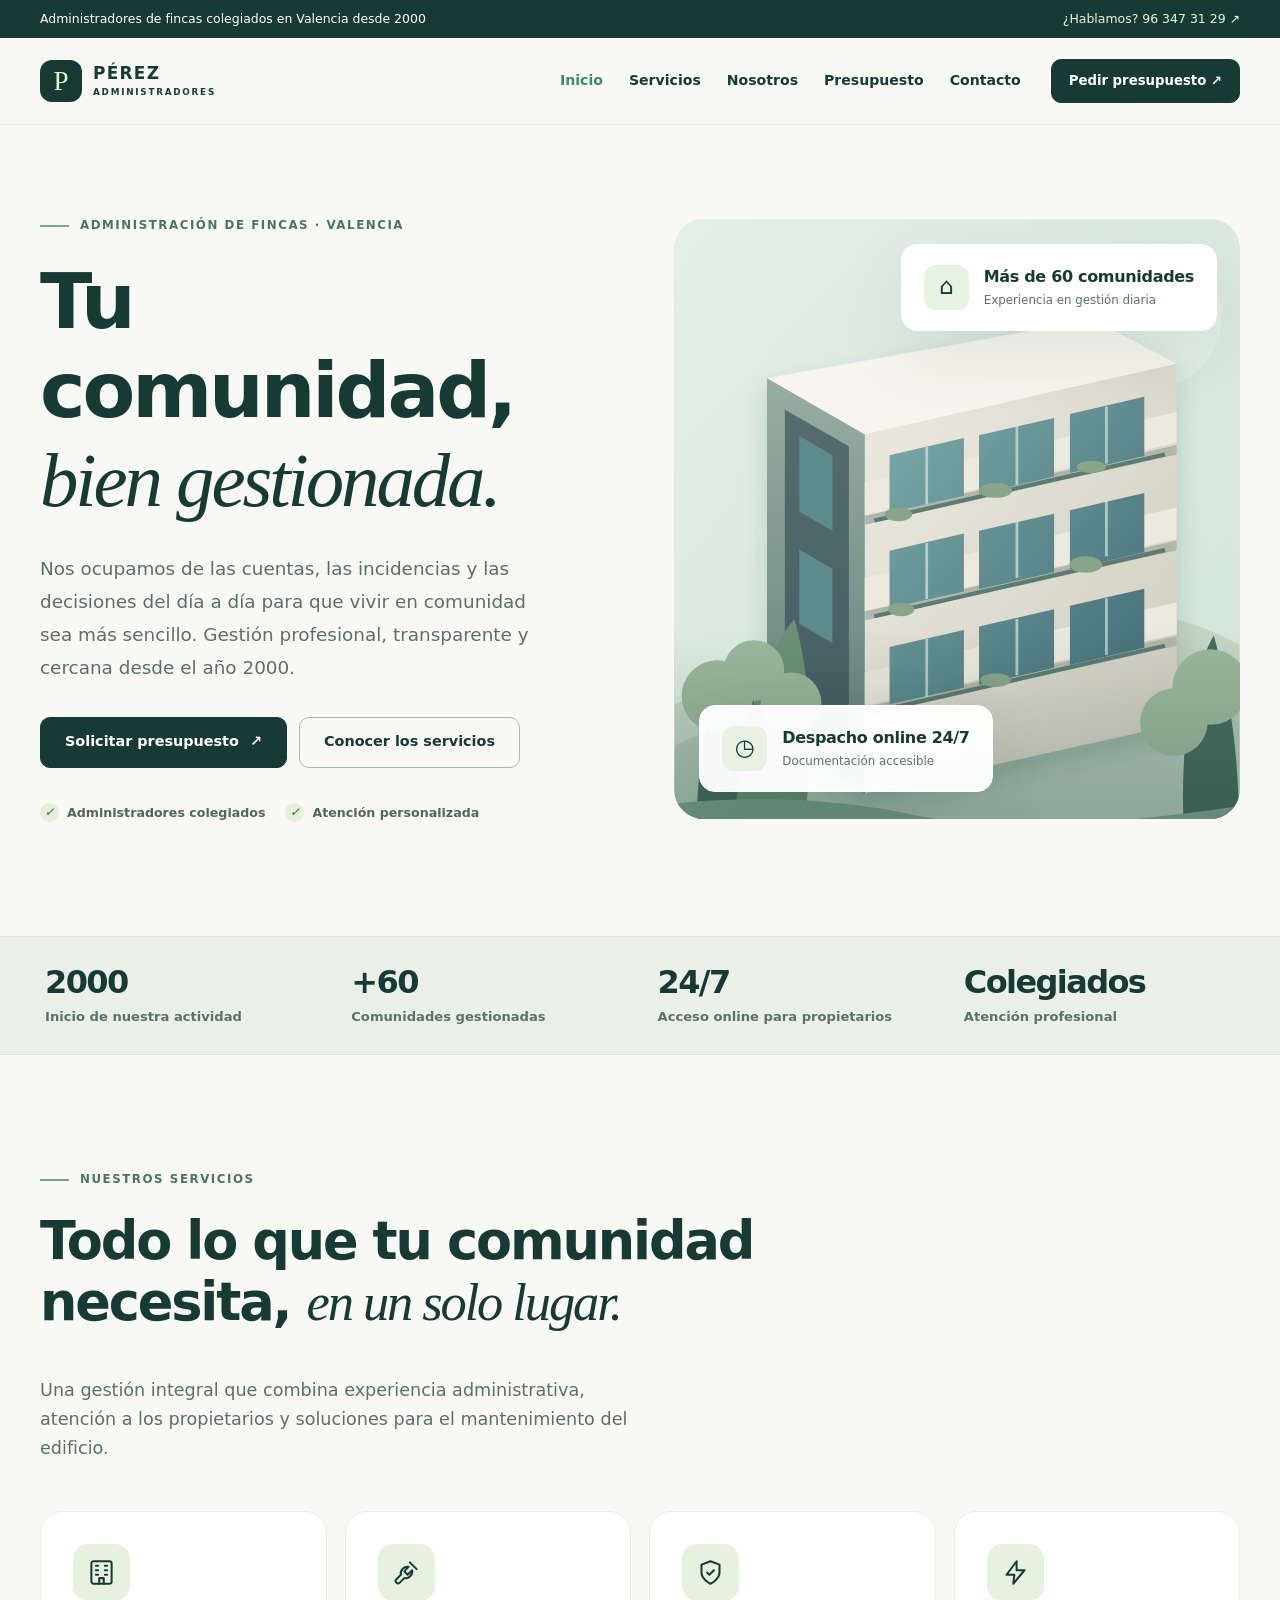
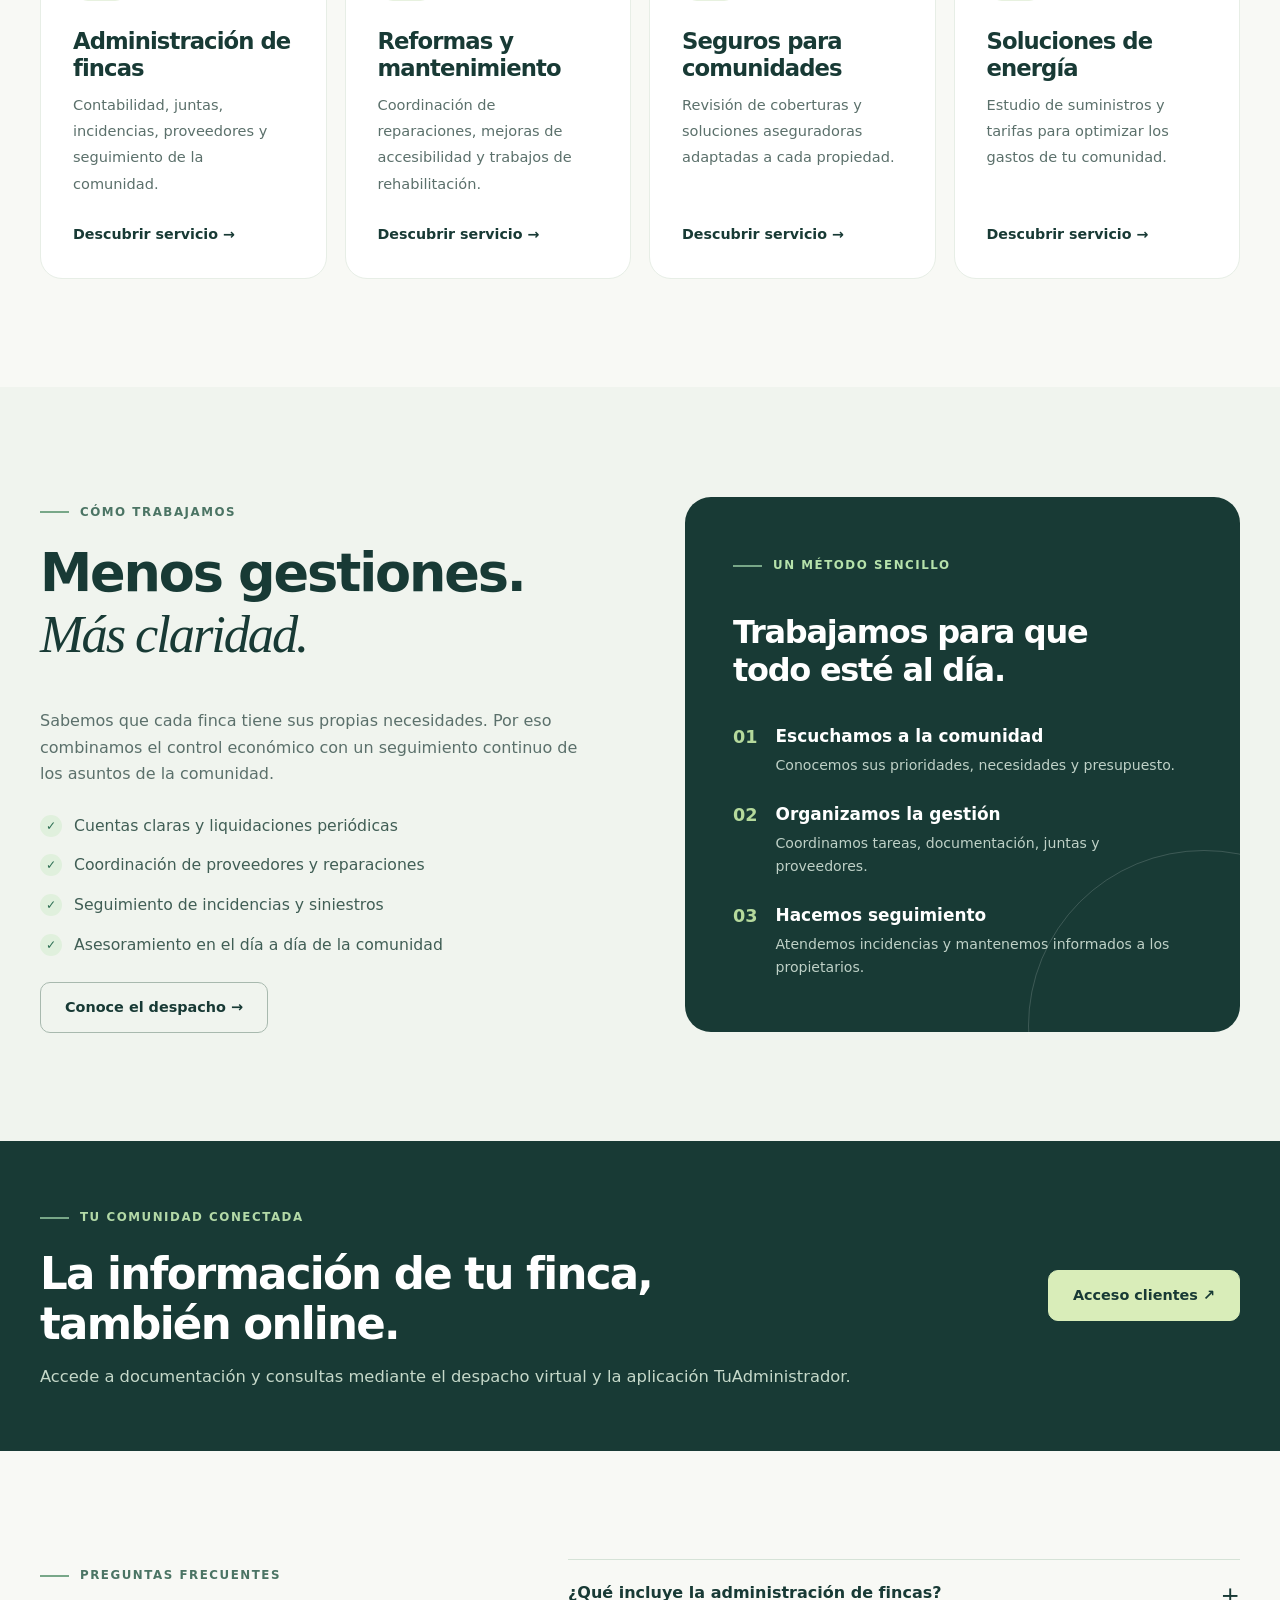
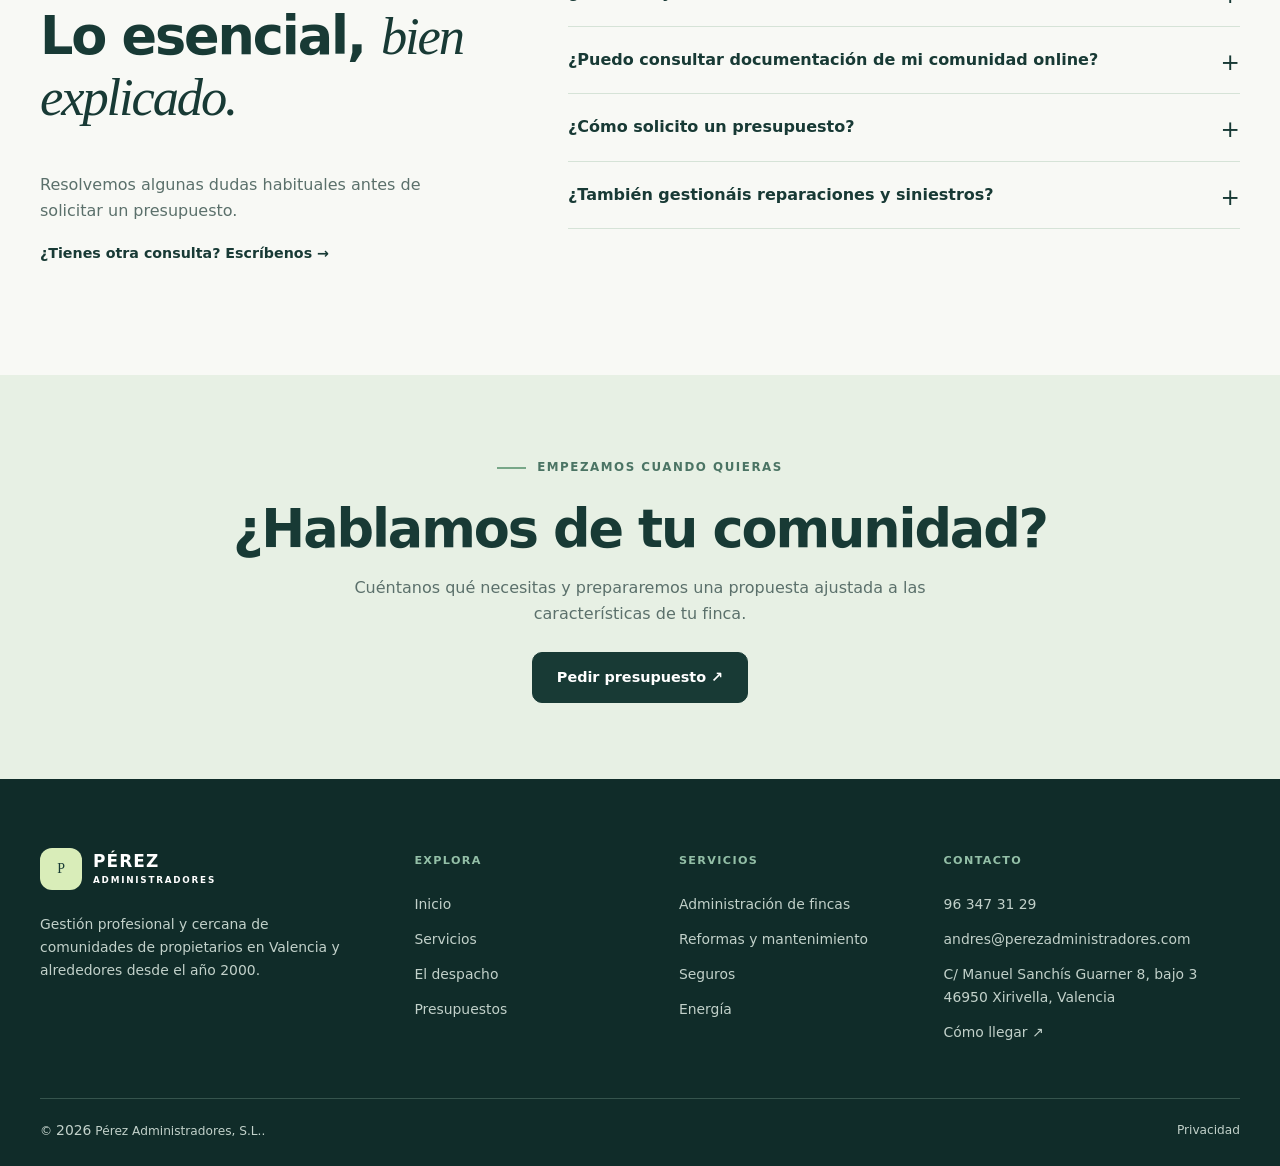
<file: index.html>
<!doctype html><html lang="es"><head><meta charset="utf-8"><meta name="viewport" content="width=device-width,initial-scale=1"><meta name="theme-color" content="#173a36"><meta name="description" content="Administración de fincas en Valencia desde el año 2000. Administradores colegiados, atención cercana, gestión de incidencias y despacho online 24/7."><meta property="og:type" content="website"><meta property="og:title" content="Administradores de Fincas en Valencia | Pérez Administradores"><meta property="og:description" content="Administración de fincas en Valencia desde el año 2000. Administradores colegiados, atención cercana, gestión de incidencias y despacho online 24/7."><meta property="og:locale" content="es_ES"><meta property="og:url" content="https://www.perezadministradores.com/"><link rel="canonical" href="https://www.perezadministradores.com/"><link rel="icon" href="assets/favicon.svg" type="image/svg+xml"><link rel="stylesheet" href="assets/style.css"><script src="assets/main.js" defer></script><script type="application/ld+json">{"@context":"https://schema.org","@type":"ProfessionalService","name":"Pérez Administradores","url":"https://www.perezadministradores.com/","telephone":"+34963473129","email":"andres@perezadministradores.com","address":{"@type":"PostalAddress","streetAddress":"Calle Manuel Sanchís Guarner 8, bajo 3","postalCode":"46950","addressLocality":"Xirivella","addressRegion":"Valencia","addressCountry":"ES"},"areaServed":"Valencia","description":"Administración de fincas y comunidades de propietarios en Valencia desde el año 2000."}</script><title>Administradores de Fincas en Valencia | Pérez Administradores</title></head><body><a class="skip-link" href="#contenido">Saltar al contenido</a><div class="topbar"><div class="container topbar-inner"><span>Administradores de fincas colegiados en Valencia desde 2000</span><a href="tel:+34963473129">¿Hablamos? 96 347 31 29 ↗</a></div></div><header class="nav-shell"><div class="container nav-inner"><a class="brand" href="index.html" aria-label="Pérez Administradores, inicio"><span class="brand-mark" aria-hidden="true">P</span><span class="brand-name"><strong>PÉREZ</strong><small>ADMINISTRADORES</small></span></a><button class="nav-toggle" aria-label="Abrir menú" aria-controls="main-navigation" aria-expanded="false"><span></span><span></span><span></span></button><nav class="nav-links" id="main-navigation" aria-label="Navegación principal"><a href="index.html" aria-current="page">Inicio</a><a href="servicios.html">Servicios</a><a href="nosotros.html">Nosotros</a><a href="presupuesto.html">Presupuesto</a><a href="contacto.html">Contacto</a><a class="btn small nav-cta" href="presupuesto.html">Pedir presupuesto ↗</a></nav></div></header><main id="contenido"><section class="hero"><div class="container hero-layout"><div class="hero-copy"><span class="eyebrow">Administración de fincas · Valencia</span><h1>Tu comunidad, <span class="display-serif">bien gestionada.</span></h1><p class="hero-lead">Nos ocupamos de las cuentas, las incidencias y las decisiones del día a día para que vivir en comunidad sea más sencillo. Gestión profesional, transparente y cercana desde el año 2000.</p><div class="actions"><a class="btn" href="presupuesto.html">Solicitar presupuesto <span aria-hidden="true">↗</span></a><a class="btn btn-outline" href="servicios.html">Conocer los servicios</a></div><div class="hero-note"><span><i class="check-icon">✓</i>Administradores colegiados</span><span><i class="check-icon">✓</i>Atención personalizada</span></div></div><div class="visual"><img src="assets/edificio.svg" alt="Ilustración de un edificio residencial con terrazas y zonas verdes" width="820" height="900" fetchpriority="high"><div class="floating-card top"><span class="floating-icon">⌂</span><div><strong>Más de 60 comunidades</strong><small>Experiencia en gestión diaria</small></div></div><div class="floating-card bottom"><span class="floating-icon">◷</span><div><strong>Despacho online 24/7</strong><small>Documentación accesible</small></div></div></div></div></section>
<section class="stats-band" aria-label="Pérez Administradores en cifras"><div class="container stats-grid"><div class="stat"><strong>2000</strong><span>Inicio de nuestra actividad</span></div><div class="stat"><strong>+60</strong><span>Comunidades gestionadas</span></div><div class="stat"><strong>24/7</strong><span>Acceso online para propietarios</span></div><div class="stat"><strong>Colegiados</strong><span>Atención profesional</span></div></div></section>
<section class="section"><div class="container"><div class="section-heading"><span class="eyebrow">Nuestros servicios</span><h2>Todo lo que tu comunidad necesita, <span class="display-serif">en un solo lugar.</span></h2><p>Una gestión integral que combina experiencia administrativa, atención a los propietarios y soluciones para el mantenimiento del edificio.</p></div><div class="grid-4"><article class="service-card"><span class="service-icon"><svg viewBox="0 0 24 24" aria-hidden="true"><rect x="3" y="2" width="18" height="20" rx="2"/><path d="M7 6h2M15 6h2M7 10h2M15 10h2M7 14h2M15 14h2M10 22v-5h4v5"/></svg></span><h3>Administración de fincas</h3><p>Contabilidad, juntas, incidencias, proveedores y seguimiento de la comunidad.</p><a class="text-link" href="servicios.html#administracion">Descubrir servicio →</a></article><article class="service-card"><span class="service-icon"><svg viewBox="0 0 24 24" aria-hidden="true"><path d="M14 7a6 6 0 0 0-7 7l-4 4a2 2 0 0 0 3 3l4-4a6 6 0 0 0 7-7l-4 4-3-3z"/><path d="m15 3 6 6"/></svg></span><h3>Reformas y mantenimiento</h3><p>Coordinación de reparaciones, mejoras de accesibilidad y trabajos de rehabilitación.</p><a class="text-link" href="servicios.html#reformas">Descubrir servicio →</a></article><article class="service-card"><span class="service-icon"><svg viewBox="0 0 24 24" aria-hidden="true"><path d="M12 22s8-4 8-10V5l-8-3-8 3v7c0 6 8 10 8 10Z"/><path d="m9 12 2 2 4-4"/></svg></span><h3>Seguros para comunidades</h3><p>Revisión de coberturas y soluciones aseguradoras adaptadas a cada propiedad.</p><a class="text-link" href="servicios.html#seguros">Descubrir servicio →</a></article><article class="service-card"><span class="service-icon"><svg viewBox="0 0 24 24" aria-hidden="true"><path d="m13 2-9 12h7l-1 8 10-12h-7z"/></svg></span><h3>Soluciones de energía</h3><p>Estudio de suministros y tarifas para optimizar los gastos de tu comunidad.</p><a class="text-link" href="servicios.html#energia">Descubrir servicio →</a></article></div></div></section>
<section class="section soft-section"><div class="container split"><div><span class="eyebrow">Cómo trabajamos</span><h2>Menos gestiones. <span class="display-serif">Más claridad.</span></h2><p>Sabemos que cada finca tiene sus propias necesidades. Por eso combinamos el control económico con un seguimiento continuo de los asuntos de la comunidad.</p><ul class="feature-list"><li>Cuentas claras y liquidaciones periódicas</li><li>Coordinación de proveedores y reparaciones</li><li>Seguimiento de incidencias y siniestros</li><li>Asesoramiento en el día a día de la comunidad</li></ul><div class="spacer-24"></div><a class="btn btn-outline" href="nosotros.html">Conoce el despacho →</a></div><div class="info-panel"><span class="eyebrow" style="color:#b6e2ab">Un método sencillo</span><h3>Trabajamos para que todo esté al día.</h3><div class="info-points"><div class="info-point"><span class="number">01</span><div><h4>Escuchamos a la comunidad</h4><p>Conocemos sus prioridades, necesidades y presupuesto.</p></div></div><div class="info-point"><span class="number">02</span><div><h4>Organizamos la gestión</h4><p>Coordinamos tareas, documentación, juntas y proveedores.</p></div></div><div class="info-point"><span class="number">03</span><div><h4>Hacemos seguimiento</h4><p>Atendemos incidencias y mantenemos informados a los propietarios.</p></div></div></div></div></div></section>
<section class="banner"><div class="container banner-inner"><div><span class="eyebrow" style="color:#b3d9a7">Tu comunidad conectada</span><h2>La información de tu finca, también online.</h2><p>Accede a documentación y consultas mediante el despacho virtual y la aplicación TuAdministrador.</p></div><a class="btn btn-light" href="https://www.perezadministradores.com/" target="_blank" rel="noopener noreferrer" title="Enlace provisional a la web anterior: configurar acceso directo antes de publicar">Acceso clientes ↗</a></div></section>
<section class="section"><div class="container faq"><div><span class="eyebrow">Preguntas frecuentes</span><h2>Lo esencial, <span class="display-serif">bien explicado.</span></h2><p>Resolvemos algunas dudas habituales antes de solicitar un presupuesto.</p><a class="text-link" href="contacto.html">¿Tienes otra consulta? Escríbenos →</a></div><div class="faq-items"><details class="faq-item"><summary>¿Qué incluye la administración de fincas?</summary><p>Según la modalidad contratada, puede incluir contabilidad, cobros, juntas, supervisión de instalaciones, incidencias, proveedores y asesoramiento jurídico. Preparamos una propuesta para las necesidades de cada finca.</p></details><details class="faq-item"><summary>¿Puedo consultar documentación de mi comunidad online?</summary><p>Sí. La empresa ofrece despacho virtual y acceso mediante la app TuAdministrador. El acceso requiere un usuario autorizado.</p></details><details class="faq-item"><summary>¿Cómo solicito un presupuesto?</summary><p>Indica la ubicación y el número aproximado de viviendas y locales. Puedes utilizar el formulario de esta web o llamar al despacho.</p></details><details class="faq-item"><summary>¿También gestionáis reparaciones y siniestros?</summary><p>Sí. Coordinamos incidencias, reclamaciones a seguros y proveedores, además de servicios relacionados con reformas y mantenimiento.</p></details></div></div></section>
<section class="bottom-cta"><div class="container"><span class="eyebrow">Empezamos cuando quieras</span><h2>¿Hablamos de tu comunidad?</h2><p>Cuéntanos qué necesitas y prepararemos una propuesta ajustada a las características de tu finca.</p><a class="btn" href="presupuesto.html">Pedir presupuesto ↗</a></div></section></main><footer class="footer"><div class="container"><div class="footer-grid"><div><a class="brand" href="index.html" aria-label="Pérez Administradores, inicio"><span class="brand-mark" aria-hidden="true">P</span><span class="brand-name"><strong>PÉREZ</strong><small>ADMINISTRADORES</small></span></a><p>Gestión profesional y cercana de comunidades de propietarios en Valencia y alrededores desde el año 2000.</p></div><div><h4>Explora</h4><div class="footer-links"><a href="index.html">Inicio</a><a href="servicios.html">Servicios</a><a href="nosotros.html">El despacho</a><a href="presupuesto.html">Presupuestos</a></div></div><div><h4>Servicios</h4><div class="footer-links"><a href="servicios.html#administracion">Administración de fincas</a><a href="servicios.html#reformas">Reformas y mantenimiento</a><a href="servicios.html#seguros">Seguros</a><a href="servicios.html#energia">Energía</a></div></div><div><h4>Contacto</h4><div class="footer-links"><a href="tel:+34963473129">96 347 31 29</a><a href="mailto:andres@perezadministradores.com">andres@perezadministradores.com</a><span>C/ Manuel Sanchís Guarner 8, bajo 3<br>46950 Xirivella, Valencia</span><a href="contacto.html">Cómo llegar ↗</a></div></div></div><div class="footer-bottom"><p>© <span id="year">2026</span> Pérez Administradores, S.L..</p><div style="display:flex;gap:18px;flex-wrap:wrap"><a href="privacidad.html">Privacidad</a></div></div></div></footer></body></html>
</file>
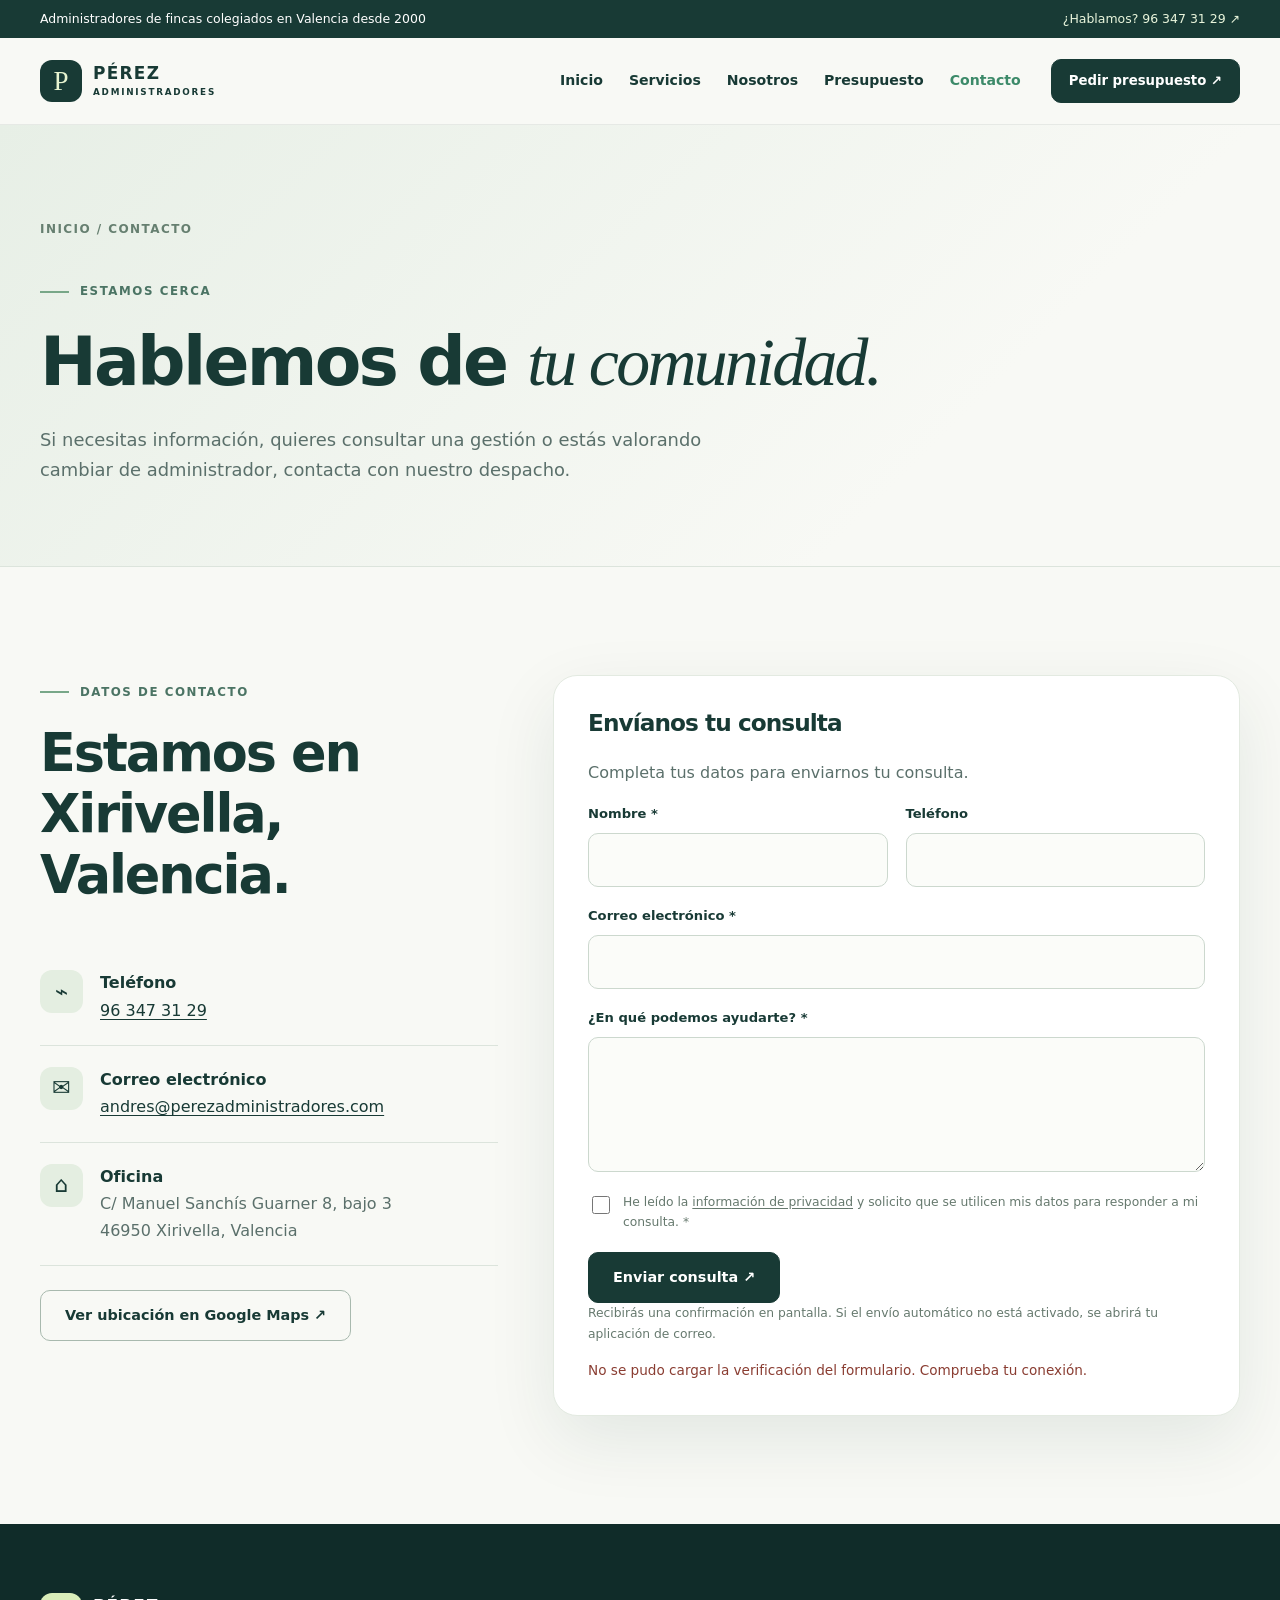
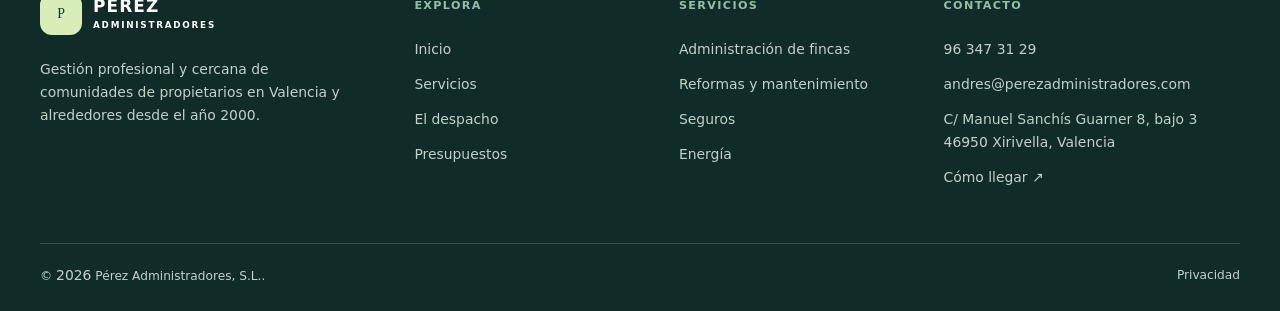
<file: contacto.html>
<!doctype html><html lang="es"><head><meta charset="utf-8"><meta name="viewport" content="width=device-width,initial-scale=1"><meta name="theme-color" content="#173a36"><meta name="description" content="Contacto Pérez Administradores: teléfono 96 347 31 29, correo y oficina en C/ Manuel Sanchís Guarner 8, Xirivella, Valencia."><meta property="og:type" content="website"><meta property="og:title" content="Contacto y Oficina en Xirivella | Pérez Administradores"><meta property="og:description" content="Contacto Pérez Administradores: teléfono 96 347 31 29, correo y oficina en C/ Manuel Sanchís Guarner 8, Xirivella, Valencia."><meta property="og:locale" content="es_ES"><meta property="og:url" content="https://www.perezadministradores.com/contacto.html"><link rel="canonical" href="https://www.perezadministradores.com/contacto.html"><link rel="icon" href="assets/favicon.svg" type="image/svg+xml"><link rel="stylesheet" href="assets/style.css"><script src="assets/main.js" defer></script><title>Contacto y Oficina en Xirivella | Pérez Administradores</title></head><body><a class="skip-link" href="#contenido">Saltar al contenido</a><div class="topbar"><div class="container topbar-inner"><span>Administradores de fincas colegiados en Valencia desde 2000</span><a href="tel:+34963473129">¿Hablamos? 96 347 31 29 ↗</a></div></div><header class="nav-shell"><div class="container nav-inner"><a class="brand" href="index.html" aria-label="Pérez Administradores, inicio"><span class="brand-mark" aria-hidden="true">P</span><span class="brand-name"><strong>PÉREZ</strong><small>ADMINISTRADORES</small></span></a><button class="nav-toggle" aria-label="Abrir menú" aria-controls="main-navigation" aria-expanded="false"><span></span><span></span><span></span></button><nav class="nav-links" id="main-navigation" aria-label="Navegación principal"><a href="index.html">Inicio</a><a href="servicios.html">Servicios</a><a href="nosotros.html">Nosotros</a><a href="presupuesto.html">Presupuesto</a><a href="contacto.html" aria-current="page">Contacto</a><a class="btn small nav-cta" href="presupuesto.html">Pedir presupuesto ↗</a></nav></div></header><main id="contenido"><section class="page-hero"><div class="container"><div class="breadcrumb"><a href="index.html">Inicio</a> / Contacto</div><span class="eyebrow">Estamos cerca</span><h1>Hablemos de <span class="display-serif">tu comunidad.</span></h1><p>Si necesitas información, quieres consultar una gestión o estás valorando cambiar de administrador, contacta con nuestro despacho.</p></div></section><section class="section"><div class="container contact-grid"><div><span class="eyebrow">Datos de contacto</span><h2>Estamos en Xirivella, Valencia.</h2><div class="contact-item"><span class="contact-bullet" aria-hidden="true">⌁</span><div><strong>Teléfono</strong><a href="tel:+34963473129">96 347 31 29</a></div></div><div class="contact-item"><span class="contact-bullet" aria-hidden="true">✉</span><div><strong>Correo electrónico</strong><a href="mailto:andres@perezadministradores.com">andres@perezadministradores.com</a></div></div><div class="contact-item"><span class="contact-bullet" aria-hidden="true">⌂</span><div><strong>Oficina</strong><p>C/ Manuel Sanchís Guarner 8, bajo 3<br>46950 Xirivella, Valencia</p></div></div><div class="spacer-24"></div><a class="btn btn-outline" href="https://www.google.com/maps/search/?api=1&amp;query=Calle+Manuel+Sanchis+Guarner+8+Xirivella" target="_blank" rel="noopener noreferrer">Ver ubicación en Google Maps ↗</a></div><div class="form-shell"><h3>Envíanos tu consulta</h3><p>Completa tus datos para enviarnos tu consulta.</p><form data-api-form="contacto"><div class="form-grid"><div class="field"><label for="contact-name">Nombre *</label><input id="contact-name" name="Nombre" autocomplete="name" required></div><div class="field"><label for="contact-phone">Teléfono</label><input id="contact-phone" name="Teléfono" type="tel" autocomplete="tel"></div><div class="field full"><label for="contact-email">Correo electrónico *</label><input id="contact-email" name="Correo" type="email" autocomplete="email" required></div><div class="field full"><label for="contact-message">¿En qué podemos ayudarte? *</label><textarea id="contact-message" name="Mensaje" required></textarea></div></div><div class="check-row"><input type="checkbox" id="contact-policy" name="privacidad" value="Aceptada" required><label for="contact-policy">He leído la <a href="privacidad.html" target="_blank" rel="noopener noreferrer">información de privacidad</a> y solicito que se utilicen mis datos para responder a mi consulta. *</label></div><button type="submit" class="btn">Enviar consulta ↗</button><p class="form-hint">Recibirás una confirmación en pantalla. Si el envío automático no está activado, se abrirá tu aplicación de correo.</p><div class="field full" style="position:absolute;left:-9999px" aria-hidden="true"><label for="website-contacto">Sitio web</label><input id="website-contacto" name="website" tabindex="-1" autocomplete="off"></div><div class="turnstile-wrap" data-turnstile-container hidden></div><p class="form-feedback" role="status" aria-live="polite"></p></form></div></div></section></main><footer class="footer"><div class="container"><div class="footer-grid"><div><a class="brand" href="index.html" aria-label="Pérez Administradores, inicio"><span class="brand-mark" aria-hidden="true">P</span><span class="brand-name"><strong>PÉREZ</strong><small>ADMINISTRADORES</small></span></a><p>Gestión profesional y cercana de comunidades de propietarios en Valencia y alrededores desde el año 2000.</p></div><div><h4>Explora</h4><div class="footer-links"><a href="index.html">Inicio</a><a href="servicios.html">Servicios</a><a href="nosotros.html">El despacho</a><a href="presupuesto.html">Presupuestos</a></div></div><div><h4>Servicios</h4><div class="footer-links"><a href="servicios.html#administracion">Administración de fincas</a><a href="servicios.html#reformas">Reformas y mantenimiento</a><a href="servicios.html#seguros">Seguros</a><a href="servicios.html#energia">Energía</a></div></div><div><h4>Contacto</h4><div class="footer-links"><a href="tel:+34963473129">96 347 31 29</a><a href="mailto:andres@perezadministradores.com">andres@perezadministradores.com</a><span>C/ Manuel Sanchís Guarner 8, bajo 3<br>46950 Xirivella, Valencia</span><a href="contacto.html">Cómo llegar ↗</a></div></div></div><div class="footer-bottom"><p>© <span id="year">2026</span> Pérez Administradores, S.L..</p><div style="display:flex;gap:18px;flex-wrap:wrap"><a href="privacidad.html">Privacidad</a></div></div></div></footer><script type="module" src="assets/formularios.js"></script></body></html>
</file>
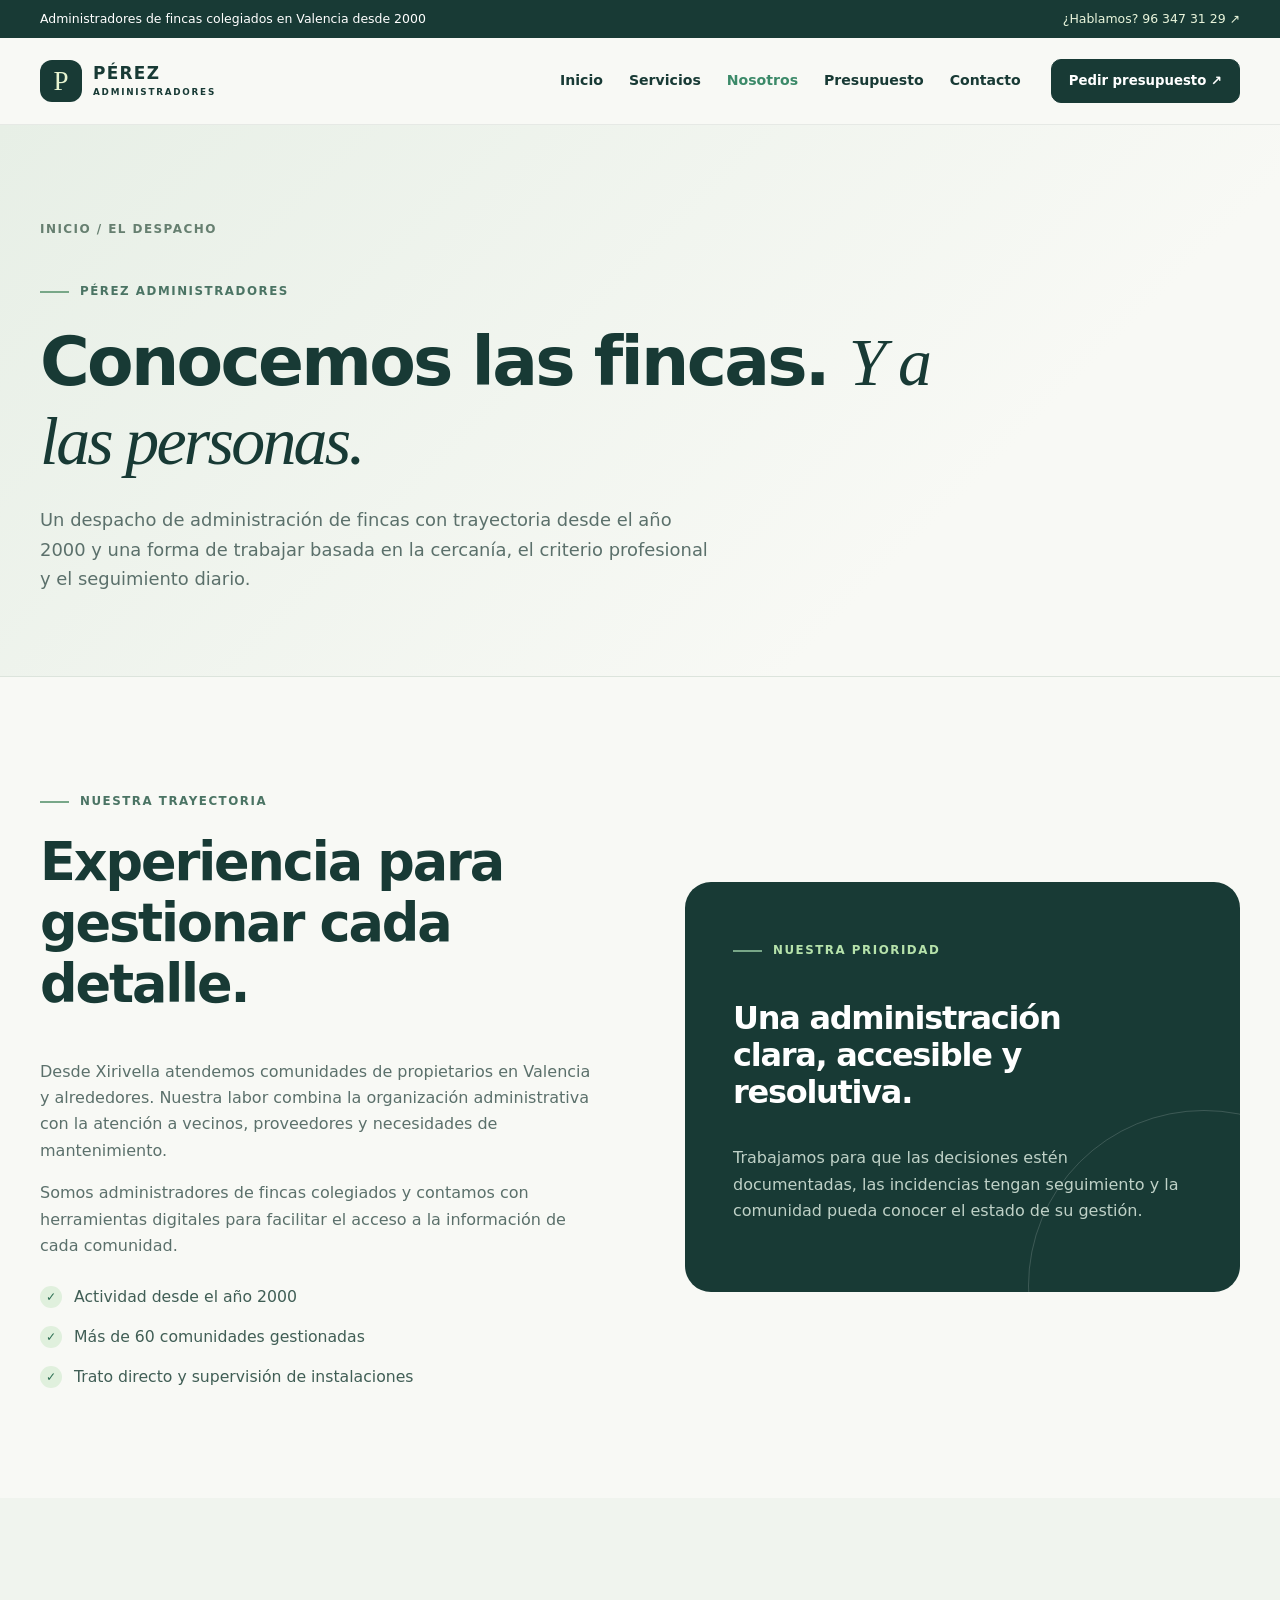
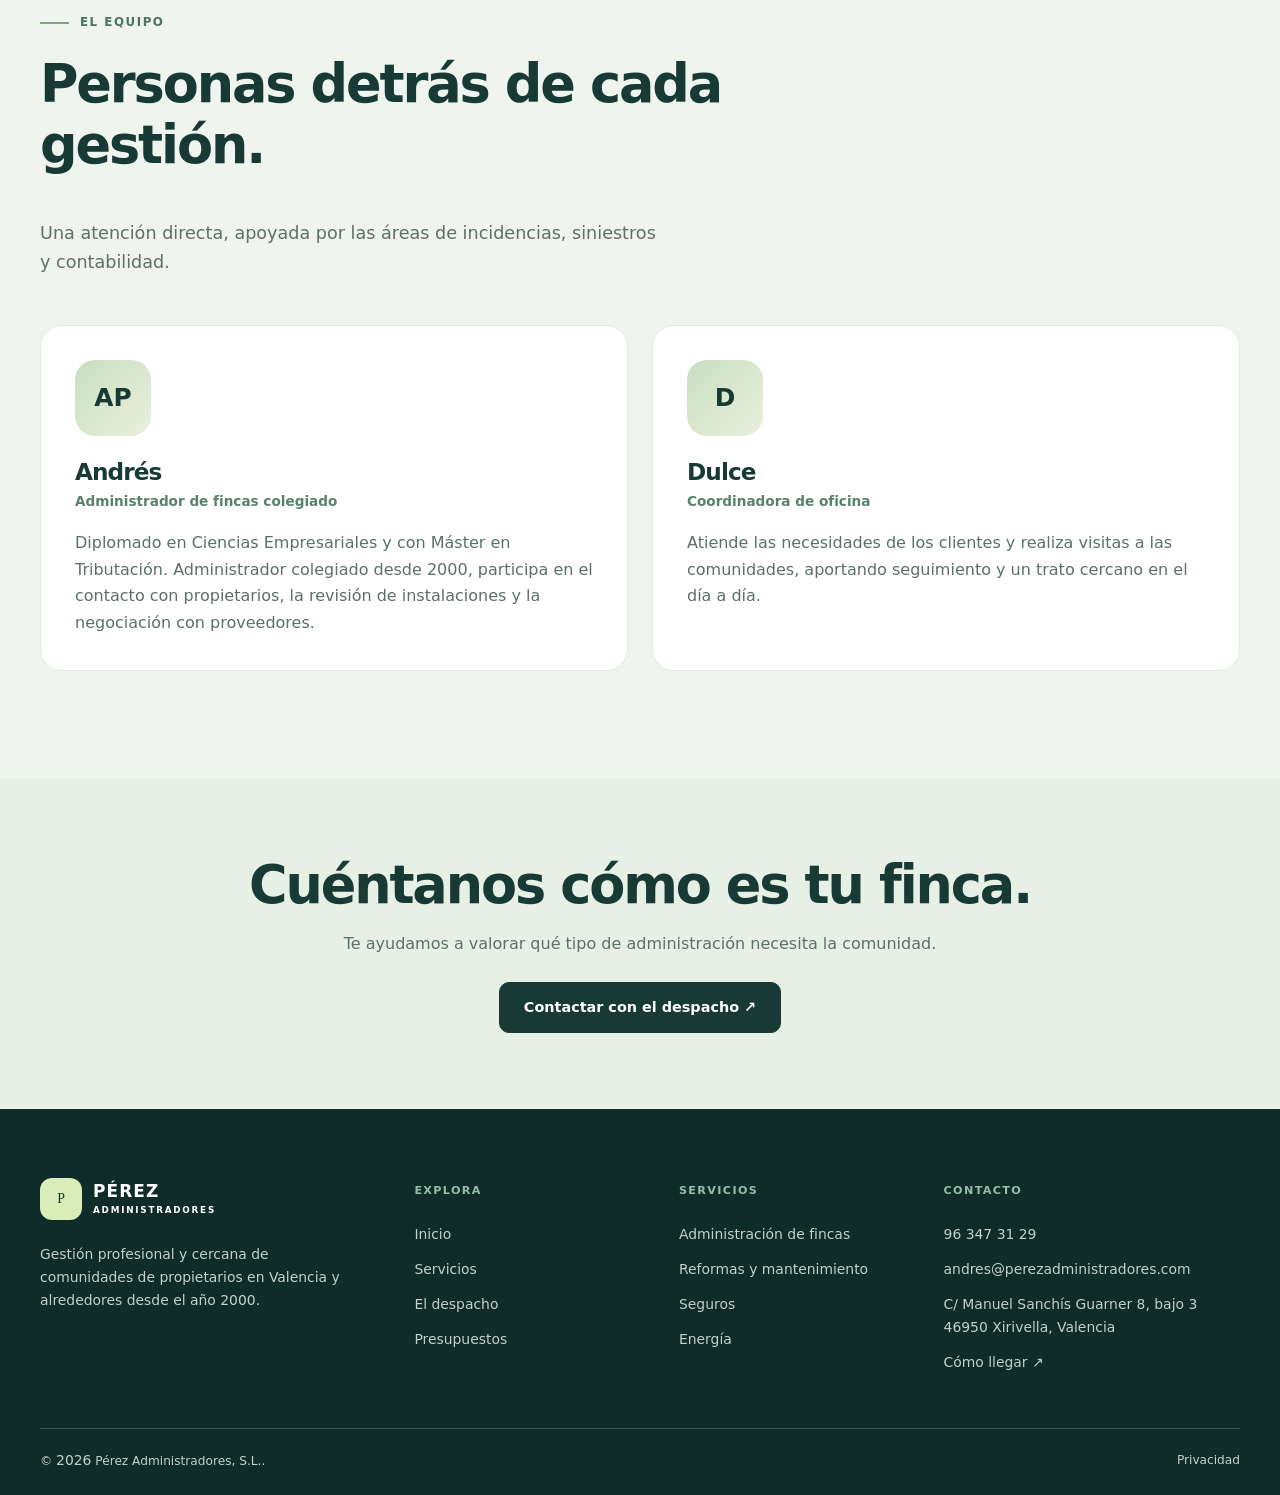
<file: nosotros.html>
<!doctype html><html lang="es"><head><meta charset="utf-8"><meta name="viewport" content="width=device-width,initial-scale=1"><meta name="theme-color" content="#173a36"><meta name="description" content="Conoce al equipo de Pérez Administradores. Gestión de comunidades desde 2000, administradores colegiados y atención cercana en Valencia."><meta property="og:type" content="website"><meta property="og:title" content="Quiénes Somos | Pérez Administradores de Fincas Valencia"><meta property="og:description" content="Conoce al equipo de Pérez Administradores. Gestión de comunidades desde 2000, administradores colegiados y atención cercana en Valencia."><meta property="og:locale" content="es_ES"><meta property="og:url" content="https://www.perezadministradores.com/nosotros.html"><link rel="canonical" href="https://www.perezadministradores.com/nosotros.html"><link rel="icon" href="assets/favicon.svg" type="image/svg+xml"><link rel="stylesheet" href="assets/style.css"><script src="assets/main.js" defer></script><title>Quiénes Somos | Pérez Administradores de Fincas Valencia</title></head><body><a class="skip-link" href="#contenido">Saltar al contenido</a><div class="topbar"><div class="container topbar-inner"><span>Administradores de fincas colegiados en Valencia desde 2000</span><a href="tel:+34963473129">¿Hablamos? 96 347 31 29 ↗</a></div></div><header class="nav-shell"><div class="container nav-inner"><a class="brand" href="index.html" aria-label="Pérez Administradores, inicio"><span class="brand-mark" aria-hidden="true">P</span><span class="brand-name"><strong>PÉREZ</strong><small>ADMINISTRADORES</small></span></a><button class="nav-toggle" aria-label="Abrir menú" aria-controls="main-navigation" aria-expanded="false"><span></span><span></span><span></span></button><nav class="nav-links" id="main-navigation" aria-label="Navegación principal"><a href="index.html">Inicio</a><a href="servicios.html">Servicios</a><a href="nosotros.html" aria-current="page">Nosotros</a><a href="presupuesto.html">Presupuesto</a><a href="contacto.html">Contacto</a><a class="btn small nav-cta" href="presupuesto.html">Pedir presupuesto ↗</a></nav></div></header><main id="contenido"><section class="page-hero"><div class="container"><div class="breadcrumb"><a href="index.html">Inicio</a> / El despacho</div><span class="eyebrow">Pérez Administradores</span><h1>Conocemos las fincas. <span class="display-serif">Y a las personas.</span></h1><p>Un despacho de administración de fincas con trayectoria desde el año 2000 y una forma de trabajar basada en la cercanía, el criterio profesional y el seguimiento diario.</p></div></section><section class="section"><div class="container split"><div><span class="eyebrow">Nuestra trayectoria</span><h2>Experiencia para gestionar cada detalle.</h2><p>Desde Xirivella atendemos comunidades de propietarios en Valencia y alrededores. Nuestra labor combina la organización administrativa con la atención a vecinos, proveedores y necesidades de mantenimiento.</p><p>Somos administradores de fincas colegiados y contamos con herramientas digitales para facilitar el acceso a la información de cada comunidad.</p><ul class="feature-list"><li>Actividad desde el año 2000</li><li>Más de 60 comunidades gestionadas</li><li>Trato directo y supervisión de instalaciones</li></ul></div><div class="info-panel"><span class="eyebrow" style="color:#b6e2ab">Nuestra prioridad</span><h3>Una administración clara, accesible y resolutiva.</h3><p>Trabajamos para que las decisiones estén documentadas, las incidencias tengan seguimiento y la comunidad pueda conocer el estado de su gestión.</p></div></div></section><section class="section soft-section"><div class="container"><div class="section-heading"><span class="eyebrow">El equipo</span><h2>Personas detrás de cada gestión.</h2><p>Una atención directa, apoyada por las áreas de incidencias, siniestros y contabilidad.</p></div><div class="grid-2"><article class="person"><div class="avatar">AP</div><h3>Andrés</h3><p class="role">Administrador de fincas colegiado</p><p>Diplomado en Ciencias Empresariales y con Máster en Tributación. Administrador colegiado desde 2000, participa en el contacto con propietarios, la revisión de instalaciones y la negociación con proveedores.</p></article><article class="person"><div class="avatar">D</div><h3>Dulce</h3><p class="role">Coordinadora de oficina</p><p>Atiende las necesidades de los clientes y realiza visitas a las comunidades, aportando seguimiento y un trato cercano en el día a día.</p></article></div></div></section><section class="bottom-cta"><div class="container"><h2>Cuéntanos cómo es tu finca.</h2><p>Te ayudamos a valorar qué tipo de administración necesita la comunidad.</p><a class="btn" href="contacto.html">Contactar con el despacho ↗</a></div></section></main><footer class="footer"><div class="container"><div class="footer-grid"><div><a class="brand" href="index.html" aria-label="Pérez Administradores, inicio"><span class="brand-mark" aria-hidden="true">P</span><span class="brand-name"><strong>PÉREZ</strong><small>ADMINISTRADORES</small></span></a><p>Gestión profesional y cercana de comunidades de propietarios en Valencia y alrededores desde el año 2000.</p></div><div><h4>Explora</h4><div class="footer-links"><a href="index.html">Inicio</a><a href="servicios.html">Servicios</a><a href="nosotros.html">El despacho</a><a href="presupuesto.html">Presupuestos</a></div></div><div><h4>Servicios</h4><div class="footer-links"><a href="servicios.html#administracion">Administración de fincas</a><a href="servicios.html#reformas">Reformas y mantenimiento</a><a href="servicios.html#seguros">Seguros</a><a href="servicios.html#energia">Energía</a></div></div><div><h4>Contacto</h4><div class="footer-links"><a href="tel:+34963473129">96 347 31 29</a><a href="mailto:andres@perezadministradores.com">andres@perezadministradores.com</a><span>C/ Manuel Sanchís Guarner 8, bajo 3<br>46950 Xirivella, Valencia</span><a href="contacto.html">Cómo llegar ↗</a></div></div></div><div class="footer-bottom"><p>© <span id="year">2026</span> Pérez Administradores, S.L..</p><div style="display:flex;gap:18px;flex-wrap:wrap"><a href="privacidad.html">Privacidad</a></div></div></div></footer></body></html>
</file>
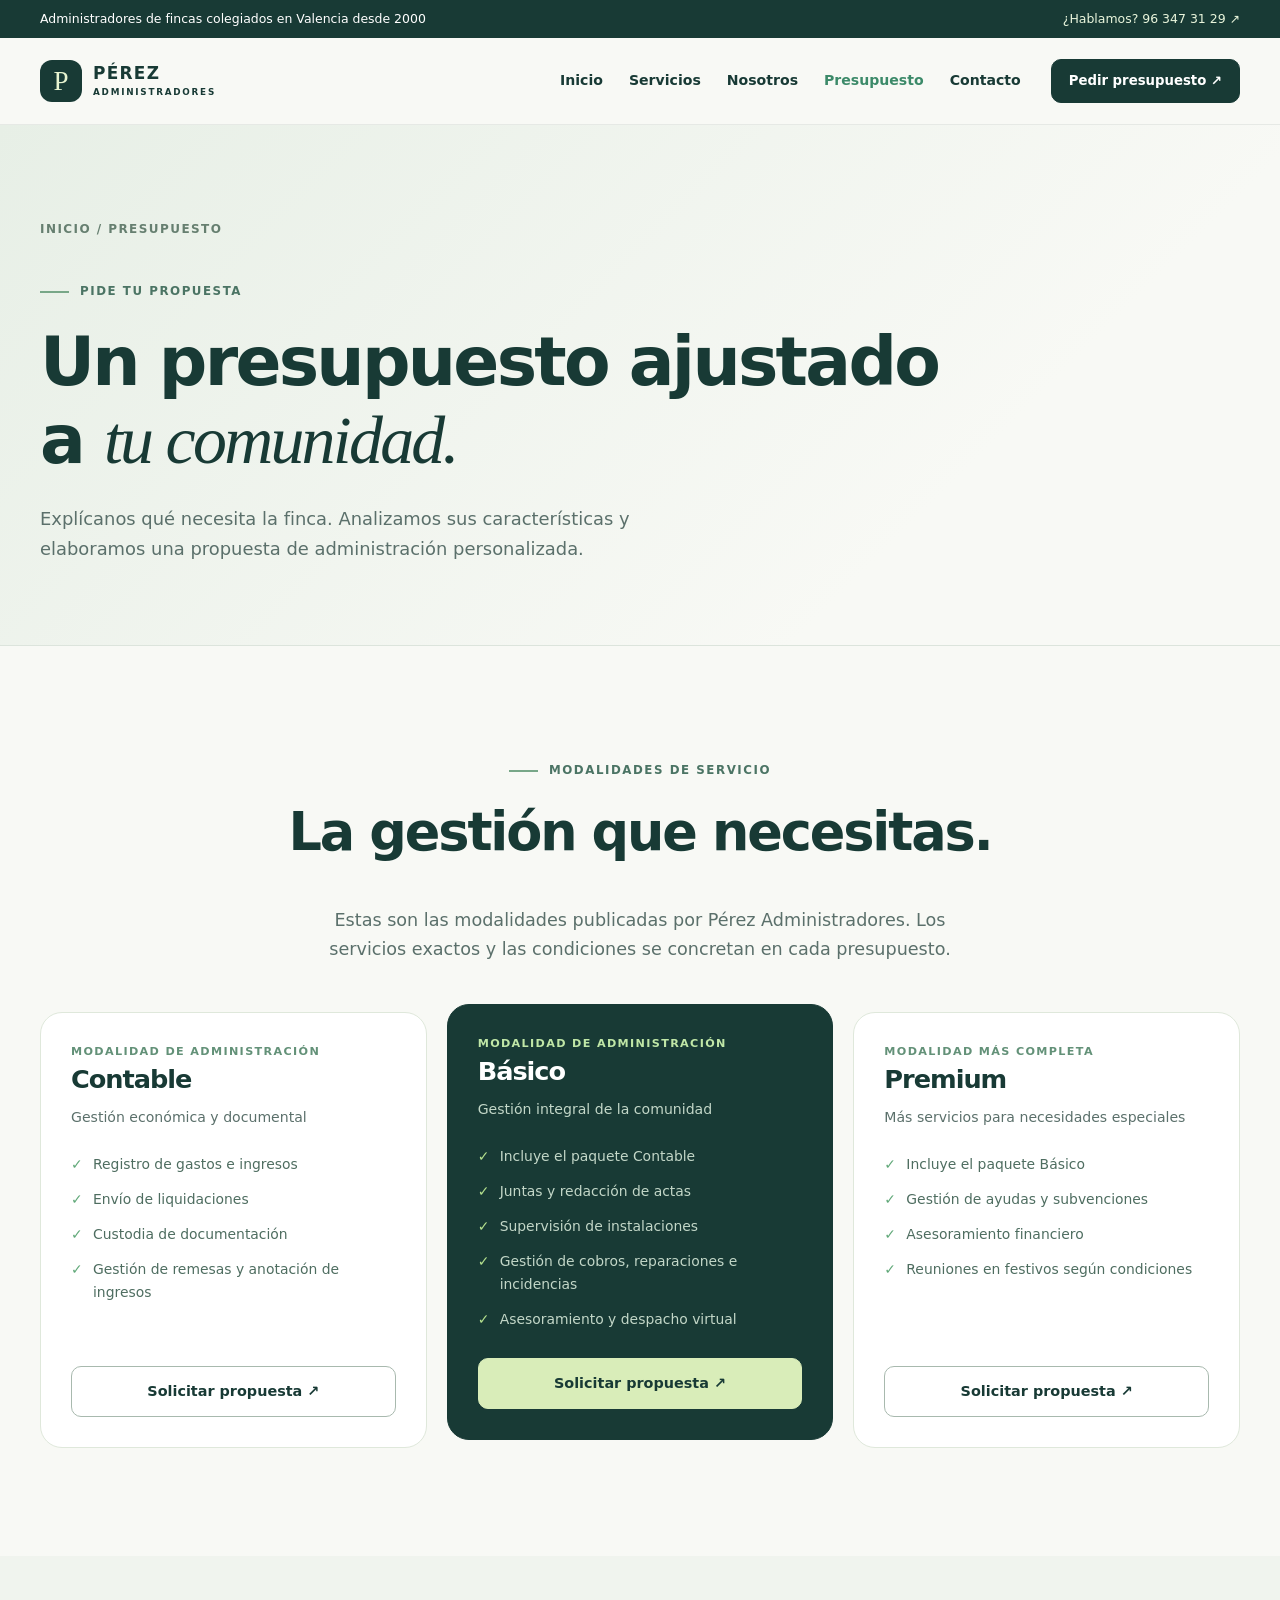
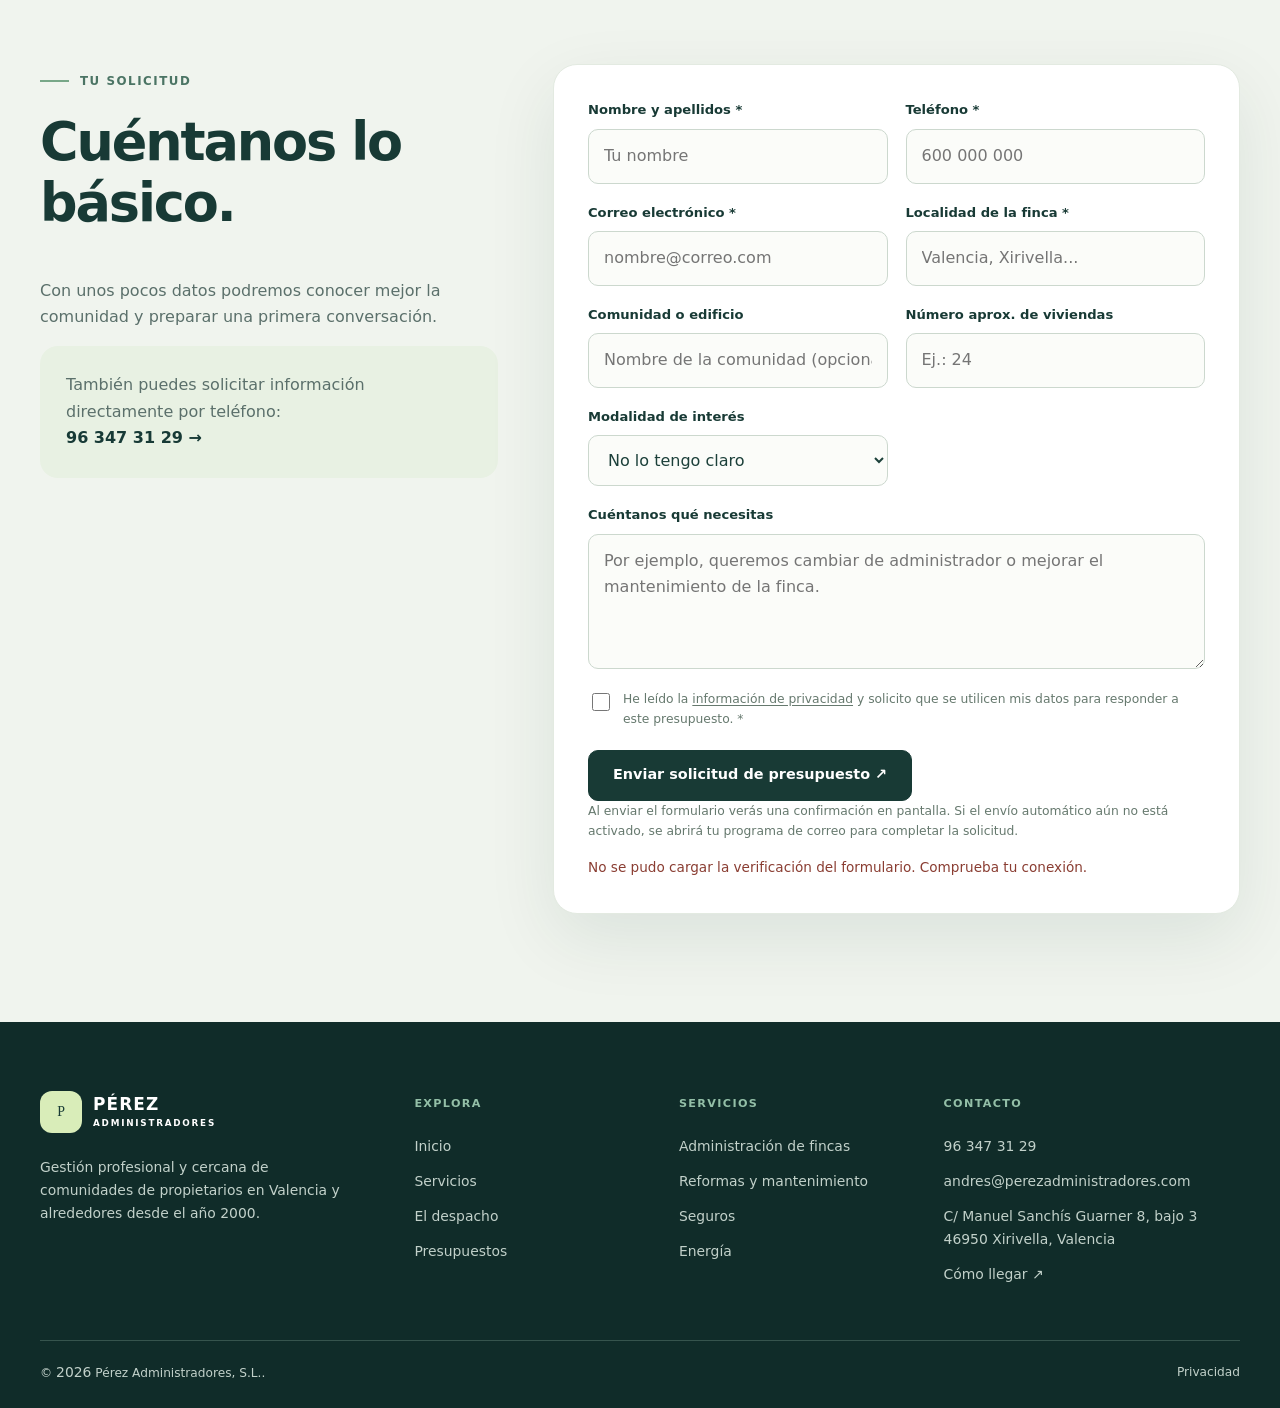
<file: presupuesto.html>
<!doctype html><html lang="es"><head><meta charset="utf-8"><meta name="viewport" content="width=device-width,initial-scale=1"><meta name="theme-color" content="#173a36"><meta name="description" content="Solicita presupuesto de administración de fincas en Valencia. Paquetes Contable, Básico y Premium adaptados a tu comunidad."><meta property="og:type" content="website"><meta property="og:title" content="Solicitar Presupuesto Administrador de Fincas Valencia | Pérez Administradores"><meta property="og:description" content="Solicita presupuesto de administración de fincas en Valencia. Paquetes Contable, Básico y Premium adaptados a tu comunidad."><meta property="og:locale" content="es_ES"><meta property="og:url" content="https://www.perezadministradores.com/presupuesto.html"><link rel="canonical" href="https://www.perezadministradores.com/presupuesto.html"><link rel="icon" href="assets/favicon.svg" type="image/svg+xml"><link rel="stylesheet" href="assets/style.css"><script src="assets/main.js" defer></script><title>Solicitar Presupuesto Administrador de Fincas Valencia | Pérez Administradores</title></head><body><a class="skip-link" href="#contenido">Saltar al contenido</a><div class="topbar"><div class="container topbar-inner"><span>Administradores de fincas colegiados en Valencia desde 2000</span><a href="tel:+34963473129">¿Hablamos? 96 347 31 29 ↗</a></div></div><header class="nav-shell"><div class="container nav-inner"><a class="brand" href="index.html" aria-label="Pérez Administradores, inicio"><span class="brand-mark" aria-hidden="true">P</span><span class="brand-name"><strong>PÉREZ</strong><small>ADMINISTRADORES</small></span></a><button class="nav-toggle" aria-label="Abrir menú" aria-controls="main-navigation" aria-expanded="false"><span></span><span></span><span></span></button><nav class="nav-links" id="main-navigation" aria-label="Navegación principal"><a href="index.html">Inicio</a><a href="servicios.html">Servicios</a><a href="nosotros.html">Nosotros</a><a href="presupuesto.html" aria-current="page">Presupuesto</a><a href="contacto.html">Contacto</a><a class="btn small nav-cta" href="presupuesto.html">Pedir presupuesto ↗</a></nav></div></header><main id="contenido"><section class="page-hero"><div class="container"><div class="breadcrumb"><a href="index.html">Inicio</a> / Presupuesto</div><span class="eyebrow">Pide tu propuesta</span><h1>Un presupuesto ajustado a <span class="display-serif">tu comunidad.</span></h1><p>Explícanos qué necesita la finca. Analizamos sus características y elaboramos una propuesta de administración personalizada.</p></div></section><section class="section"><div class="container"><div class="section-heading center"><span class="eyebrow">Modalidades de servicio</span><h2>La gestión que necesitas.</h2><p>Estas son las modalidades publicadas por Pérez Administradores. Los servicios exactos y las condiciones se concretan en cada presupuesto.</p></div><div class="plans"><article class="plan"><span class="mini">Modalidad de administración</span><h3>Contable</h3><p>Gestión económica y documental</p><ul><li>Registro de gastos e ingresos</li><li>Envío de liquidaciones</li><li>Custodia de documentación</li><li>Gestión de remesas y anotación de ingresos</li></ul><a href="presupuesto.html?plan=contable#formulario" class="btn btn-outline">Solicitar propuesta ↗</a></article><article class="plan featured"><span class="mini">Modalidad de administración</span><h3>Básico</h3><p>Gestión integral de la comunidad</p><ul><li>Incluye el paquete Contable</li><li>Juntas y redacción de actas</li><li>Supervisión de instalaciones</li><li>Gestión de cobros, reparaciones e incidencias</li><li>Asesoramiento y despacho virtual</li></ul><a href="presupuesto.html?plan=basico#formulario" class="btn btn-light">Solicitar propuesta ↗</a></article><article class="plan"><span class="mini">Modalidad más completa</span><h3>Premium</h3><p>Más servicios para necesidades especiales</p><ul><li>Incluye el paquete Básico</li><li>Gestión de ayudas y subvenciones</li><li>Asesoramiento financiero</li><li>Reuniones en festivos según condiciones</li></ul><a href="presupuesto.html?plan=premium#formulario" class="btn btn-outline">Solicitar propuesta ↗</a></article></div></div></section><section class="section soft-section anchor" id="formulario"><div class="container contact-grid"><div><span class="eyebrow">Tu solicitud</span><h2>Cuéntanos lo básico.</h2><p>Con unos pocos datos podremos conocer mejor la comunidad y preparar una primera conversación.</p><div class="note-card"><p>También puedes solicitar información directamente por teléfono:<br><a href="tel:+34963473129" style="font-weight:800;color:#173a36">96 347 31 29 →</a></p></div></div><div class="form-shell"><form data-api-form="presupuesto"><div class="form-grid"><div class="field"><label for="nombre">Nombre y apellidos *</label><input id="nombre" name="Nombre" autocomplete="name" required placeholder="Tu nombre"></div><div class="field"><label for="telefono">Teléfono *</label><input id="telefono" name="Teléfono" type="tel" autocomplete="tel" required placeholder="600 000 000"></div><div class="field"><label for="email">Correo electrónico *</label><input id="email" name="Correo" type="email" autocomplete="email" required placeholder="nombre@correo.com"></div><div class="field"><label for="localidad">Localidad de la finca *</label><input id="localidad" name="Localidad" required placeholder="Valencia, Xirivella..."></div><div class="field"><label for="comunidad">Comunidad o edificio</label><input id="comunidad" name="Comunidad" maxlength="140" placeholder="Nombre de la comunidad (opcional)"></div><div class="field"><label for="viviendas">Número aprox. de viviendas</label><input id="viviendas" name="Viviendas" inputmode="numeric" type="number" min="1" placeholder="Ej.: 24"></div><div class="field"><label for="plan">Modalidad de interés</label><select id="plan" name="Modalidad"><option value="consultar">No lo tengo claro</option><option value="contable">Contable</option><option value="basico">Básico</option><option value="premium">Premium</option></select></div><div class="field full"><label for="mensaje">Cuéntanos qué necesitas</label><textarea id="mensaje" name="Mensaje" placeholder="Por ejemplo, queremos cambiar de administrador o mejorar el mantenimiento de la finca."></textarea></div></div><div class="check-row"><input type="checkbox" id="privacidad-check" name="privacidad" value="Aceptada" required><label for="privacidad-check">He leído la <a href="privacidad.html" target="_blank" rel="noopener noreferrer">información de privacidad</a> y solicito que se utilicen mis datos para responder a este presupuesto. *</label></div><button class="btn" type="submit">Enviar solicitud de presupuesto ↗</button><p class="form-hint">Al enviar el formulario verás una confirmación en pantalla. Si el envío automático aún no está activado, se abrirá tu programa de correo para completar la solicitud.</p><div class="field full" style="position:absolute;left:-9999px" aria-hidden="true"><label for="website-pres">Sitio web</label><input id="website-pres" name="website" tabindex="-1" autocomplete="off"></div><div class="turnstile-wrap" data-turnstile-container hidden></div><p class="form-feedback" role="status" aria-live="polite"></p></form></div></div></section></main><footer class="footer"><div class="container"><div class="footer-grid"><div><a class="brand" href="index.html" aria-label="Pérez Administradores, inicio"><span class="brand-mark" aria-hidden="true">P</span><span class="brand-name"><strong>PÉREZ</strong><small>ADMINISTRADORES</small></span></a><p>Gestión profesional y cercana de comunidades de propietarios en Valencia y alrededores desde el año 2000.</p></div><div><h4>Explora</h4><div class="footer-links"><a href="index.html">Inicio</a><a href="servicios.html">Servicios</a><a href="nosotros.html">El despacho</a><a href="presupuesto.html">Presupuestos</a></div></div><div><h4>Servicios</h4><div class="footer-links"><a href="servicios.html#administracion">Administración de fincas</a><a href="servicios.html#reformas">Reformas y mantenimiento</a><a href="servicios.html#seguros">Seguros</a><a href="servicios.html#energia">Energía</a></div></div><div><h4>Contacto</h4><div class="footer-links"><a href="tel:+34963473129">96 347 31 29</a><a href="mailto:andres@perezadministradores.com">andres@perezadministradores.com</a><span>C/ Manuel Sanchís Guarner 8, bajo 3<br>46950 Xirivella, Valencia</span><a href="contacto.html">Cómo llegar ↗</a></div></div></div><div class="footer-bottom"><p>© <span id="year">2026</span> Pérez Administradores, S.L..</p><div style="display:flex;gap:18px;flex-wrap:wrap"><a href="privacidad.html">Privacidad</a></div></div></div></footer><script type="module" src="assets/formularios.js"></script></body></html>
</file>
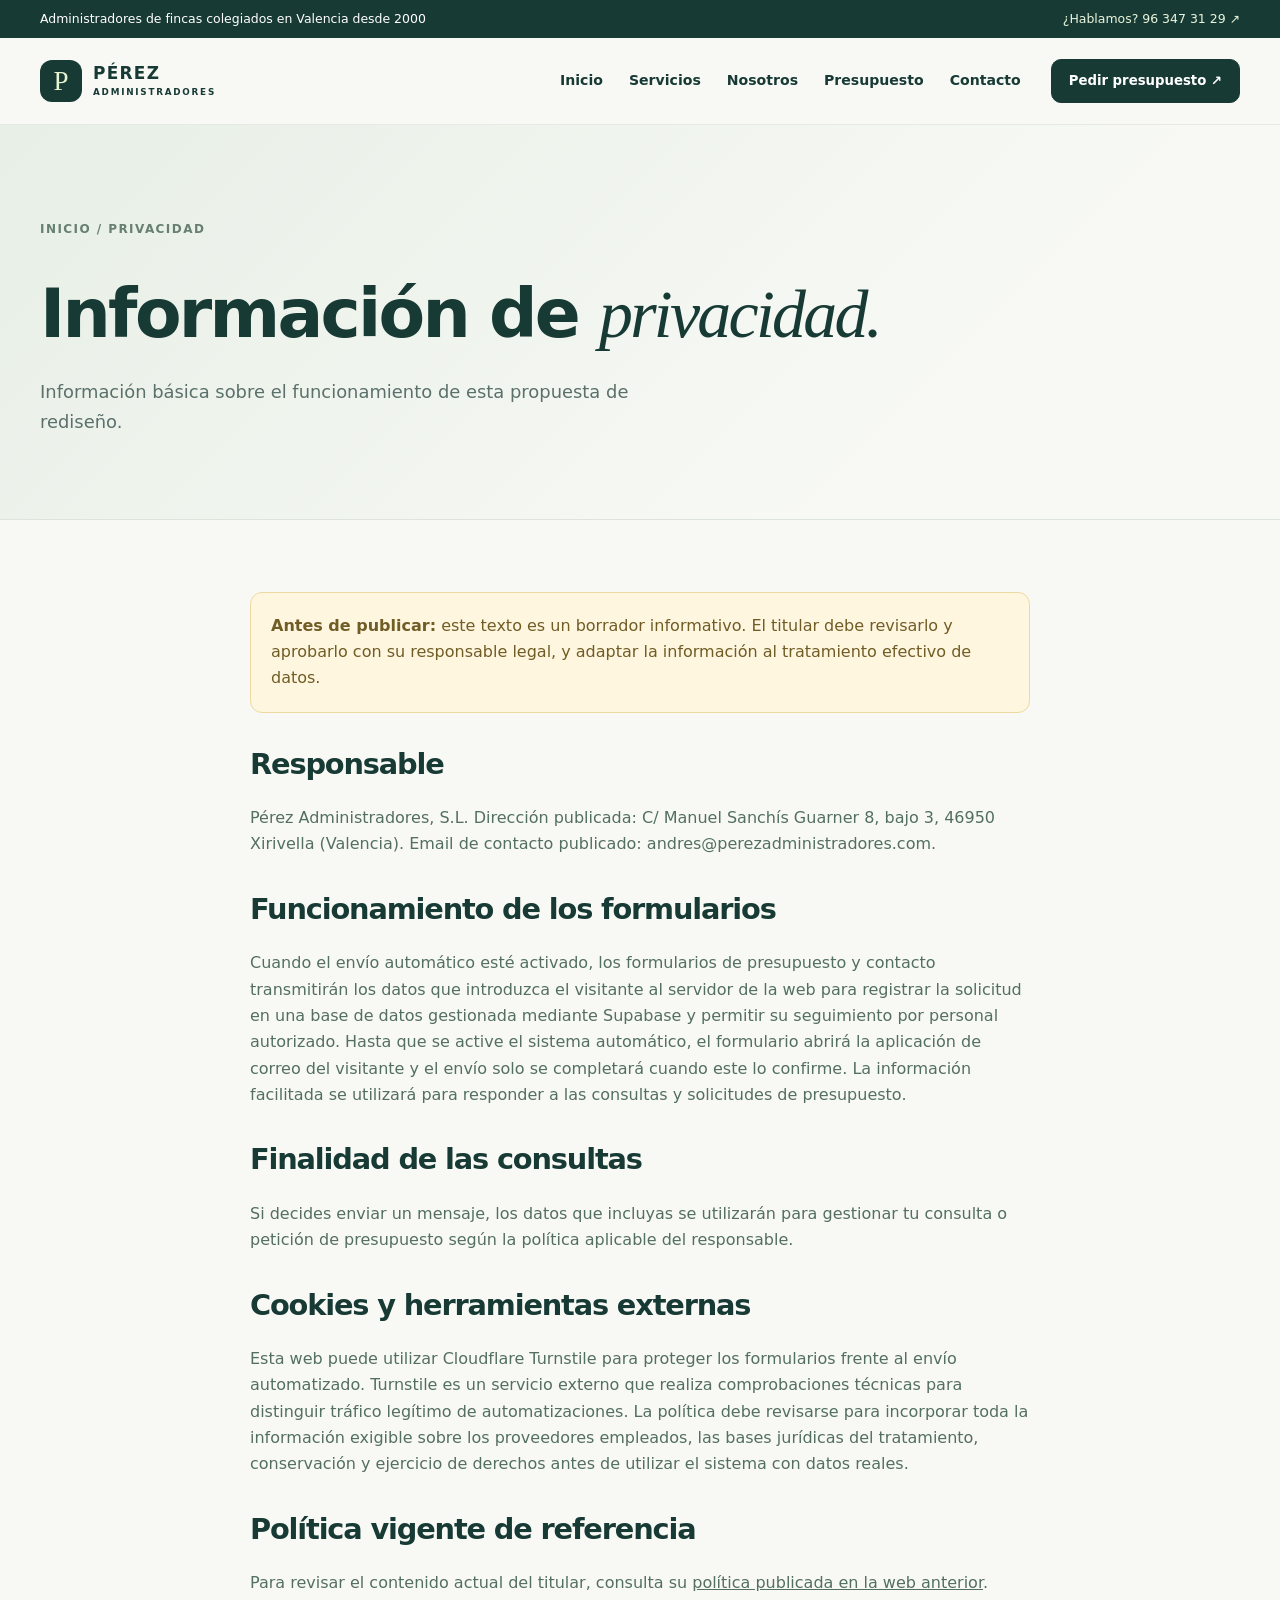
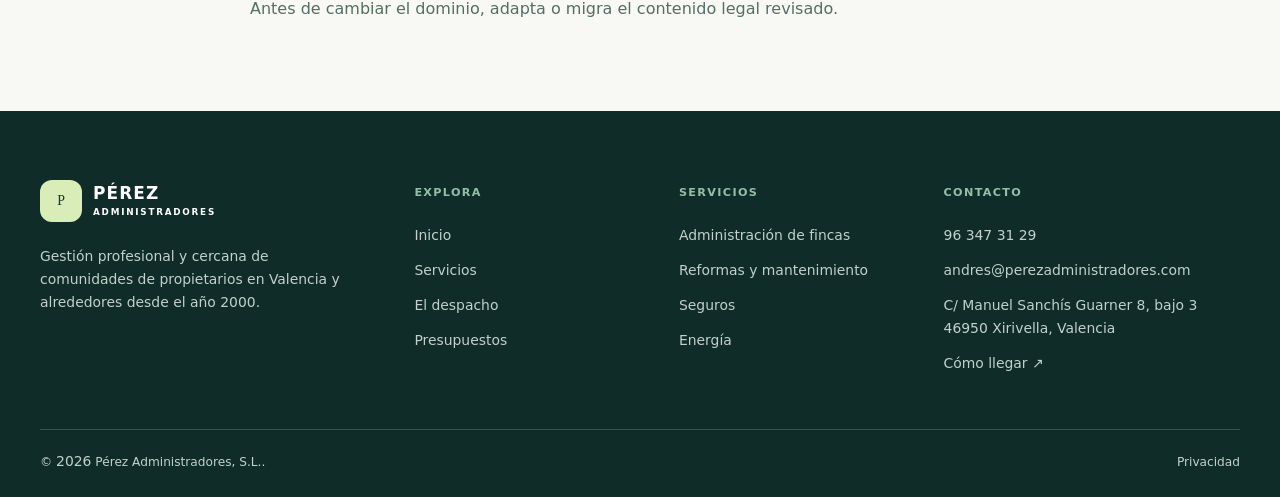
<file: privacidad.html>
<!doctype html><html lang="es"><head><meta charset="utf-8"><meta name="viewport" content="width=device-width,initial-scale=1"><meta name="theme-color" content="#173a36"><meta name="description" content="Información sobre el funcionamiento de los formularios de Pérez Administradores."><meta property="og:type" content="website"><meta property="og:title" content="Información de Privacidad | Pérez Administradores"><meta property="og:description" content="Información sobre el funcionamiento de los formularios de Pérez Administradores."><meta property="og:locale" content="es_ES"><meta property="og:url" content="https://www.perezadministradores.com/privacidad.html"><link rel="canonical" href="https://www.perezadministradores.com/privacidad.html"><link rel="icon" href="assets/favicon.svg" type="image/svg+xml"><link rel="stylesheet" href="assets/style.css"><script src="assets/main.js" defer></script><title>Información de Privacidad | Pérez Administradores</title></head><body><a class="skip-link" href="#contenido">Saltar al contenido</a><div class="topbar"><div class="container topbar-inner"><span>Administradores de fincas colegiados en Valencia desde 2000</span><a href="tel:+34963473129">¿Hablamos? 96 347 31 29 ↗</a></div></div><header class="nav-shell"><div class="container nav-inner"><a class="brand" href="index.html" aria-label="Pérez Administradores, inicio"><span class="brand-mark" aria-hidden="true">P</span><span class="brand-name"><strong>PÉREZ</strong><small>ADMINISTRADORES</small></span></a><button class="nav-toggle" aria-label="Abrir menú" aria-controls="main-navigation" aria-expanded="false"><span></span><span></span><span></span></button><nav class="nav-links" id="main-navigation" aria-label="Navegación principal"><a href="index.html">Inicio</a><a href="servicios.html">Servicios</a><a href="nosotros.html">Nosotros</a><a href="presupuesto.html">Presupuesto</a><a href="contacto.html">Contacto</a><a class="btn small nav-cta" href="presupuesto.html">Pedir presupuesto ↗</a></nav></div></header><main id="contenido"><section class="page-hero"><div class="container"><div class="breadcrumb"><a href="index.html">Inicio</a> / Privacidad</div><h1>Información de <span class="display-serif">privacidad.</span></h1><p>Información básica sobre el funcionamiento de esta propuesta de rediseño.</p></div></section><section class="section-sm"><div class="container legal"><p class="warning"><strong>Antes de publicar:</strong> este texto es un borrador informativo. El titular debe revisarlo y aprobarlo con su responsable legal, y adaptar la información al tratamiento efectivo de datos.</p><h2>Responsable</h2><p>Pérez Administradores, S.L. Dirección publicada: C/ Manuel Sanchís Guarner 8, bajo 3, 46950 Xirivella (Valencia). Email de contacto publicado: <a href="mailto:andres@perezadministradores.com">andres@perezadministradores.com</a>.</p><h2>Funcionamiento de los formularios</h2><p>Cuando el envío automático esté activado, los formularios de presupuesto y contacto transmitirán los datos que introduzca el visitante al servidor de la web para registrar la solicitud en una base de datos gestionada mediante Supabase y permitir su seguimiento por personal autorizado. Hasta que se active el sistema automático, el formulario abrirá la aplicación de correo del visitante y el envío solo se completará cuando este lo confirme. La información facilitada se utilizará para responder a las consultas y solicitudes de presupuesto.</p><h2>Finalidad de las consultas</h2><p>Si decides enviar un mensaje, los datos que incluyas se utilizarán para gestionar tu consulta o petición de presupuesto según la política aplicable del responsable.</p><h2>Cookies y herramientas externas</h2><p>Esta web puede utilizar Cloudflare Turnstile para proteger los formularios frente al envío automatizado. Turnstile es un servicio externo que realiza comprobaciones técnicas para distinguir tráfico legítimo de automatizaciones. La política debe revisarse para incorporar toda la información exigible sobre los proveedores empleados, las bases jurídicas del tratamiento, conservación y ejercicio de derechos antes de utilizar el sistema con datos reales.</p><h2>Política vigente de referencia</h2><p>Para revisar el contenido actual del titular, consulta su <a href="https://www.perezadministradores.com/politica-de-privacidad/" target="_blank" rel="noopener noreferrer" style="text-decoration:underline">política publicada en la web anterior</a>. Antes de cambiar el dominio, adapta o migra el contenido legal revisado.</p></div></section></main><footer class="footer"><div class="container"><div class="footer-grid"><div><a class="brand" href="index.html" aria-label="Pérez Administradores, inicio"><span class="brand-mark" aria-hidden="true">P</span><span class="brand-name"><strong>PÉREZ</strong><small>ADMINISTRADORES</small></span></a><p>Gestión profesional y cercana de comunidades de propietarios en Valencia y alrededores desde el año 2000.</p></div><div><h4>Explora</h4><div class="footer-links"><a href="index.html">Inicio</a><a href="servicios.html">Servicios</a><a href="nosotros.html">El despacho</a><a href="presupuesto.html">Presupuestos</a></div></div><div><h4>Servicios</h4><div class="footer-links"><a href="servicios.html#administracion">Administración de fincas</a><a href="servicios.html#reformas">Reformas y mantenimiento</a><a href="servicios.html#seguros">Seguros</a><a href="servicios.html#energia">Energía</a></div></div><div><h4>Contacto</h4><div class="footer-links"><a href="tel:+34963473129">96 347 31 29</a><a href="mailto:andres@perezadministradores.com">andres@perezadministradores.com</a><span>C/ Manuel Sanchís Guarner 8, bajo 3<br>46950 Xirivella, Valencia</span><a href="contacto.html">Cómo llegar ↗</a></div></div></div><div class="footer-bottom"><p>© <span id="year">2026</span> Pérez Administradores, S.L..</p><div style="display:flex;gap:18px;flex-wrap:wrap"><a href="privacidad.html">Privacidad</a></div></div></div></footer></body></html>
</file>
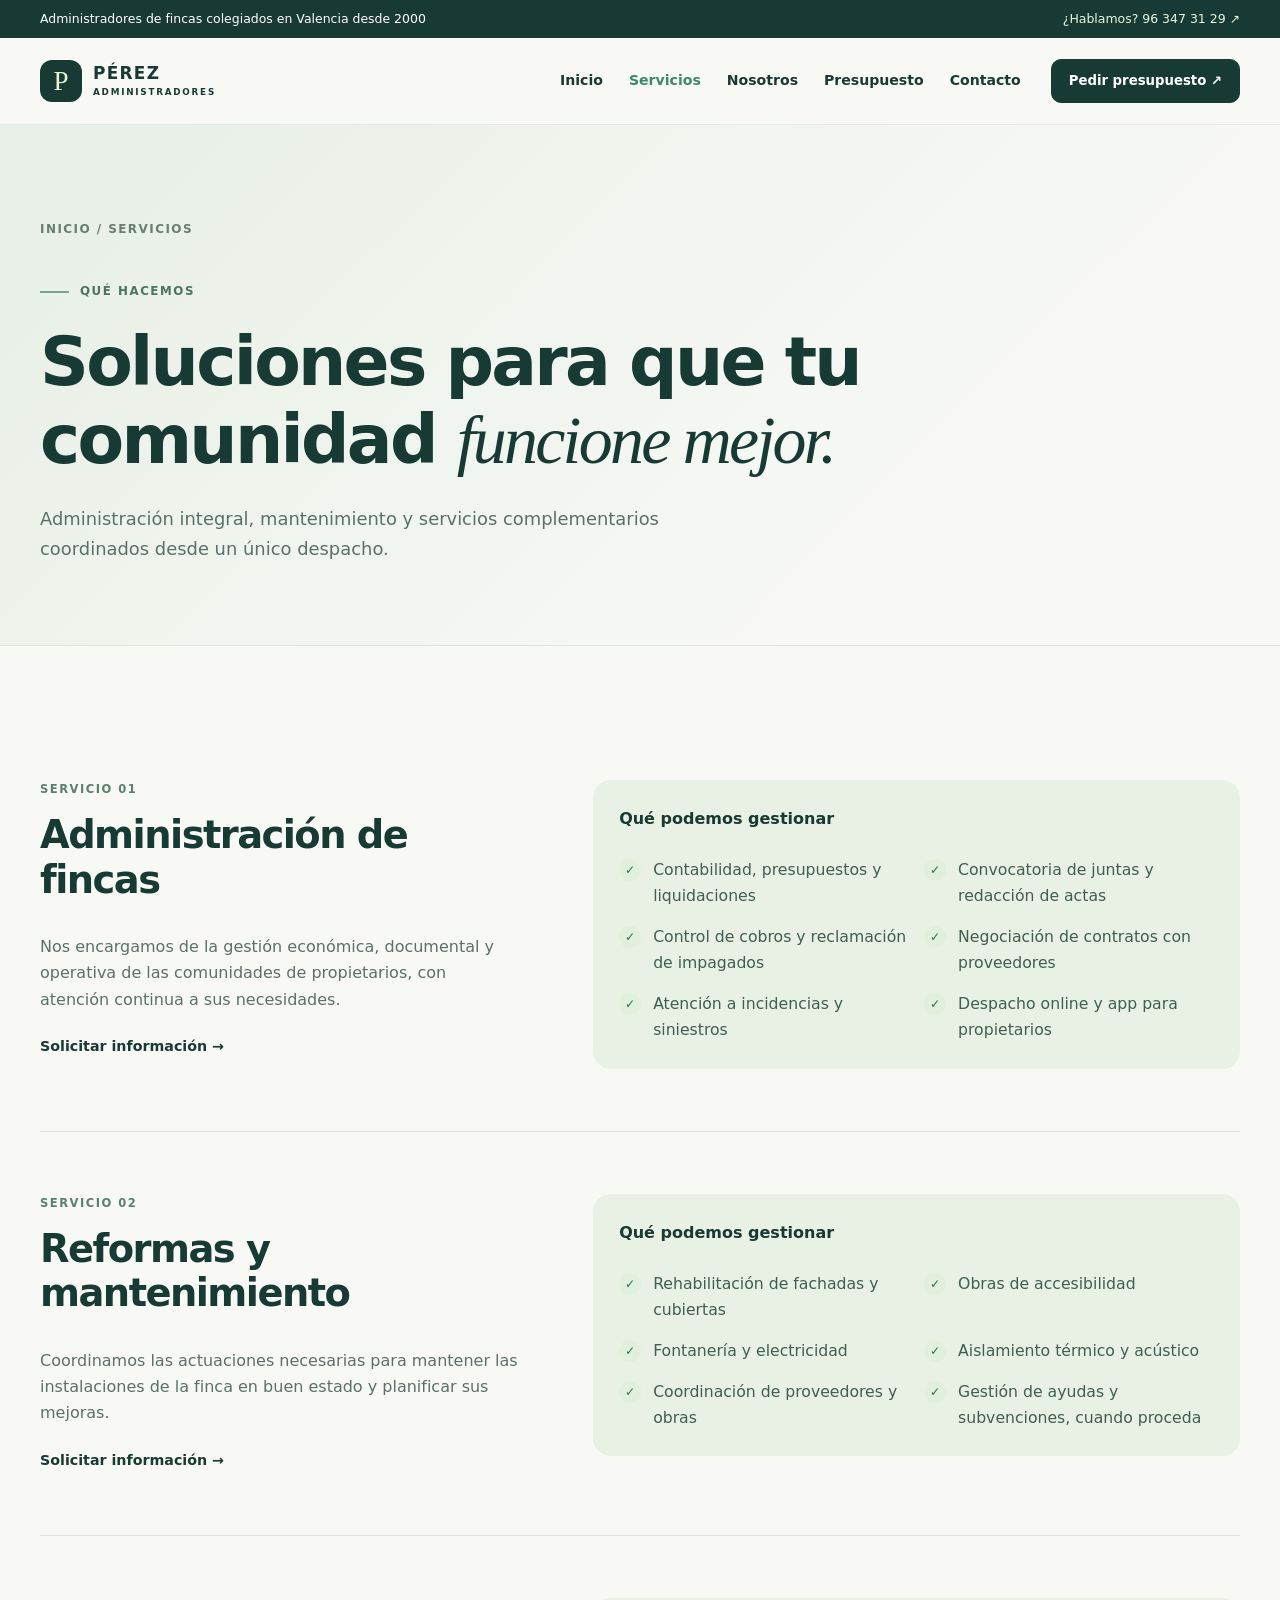
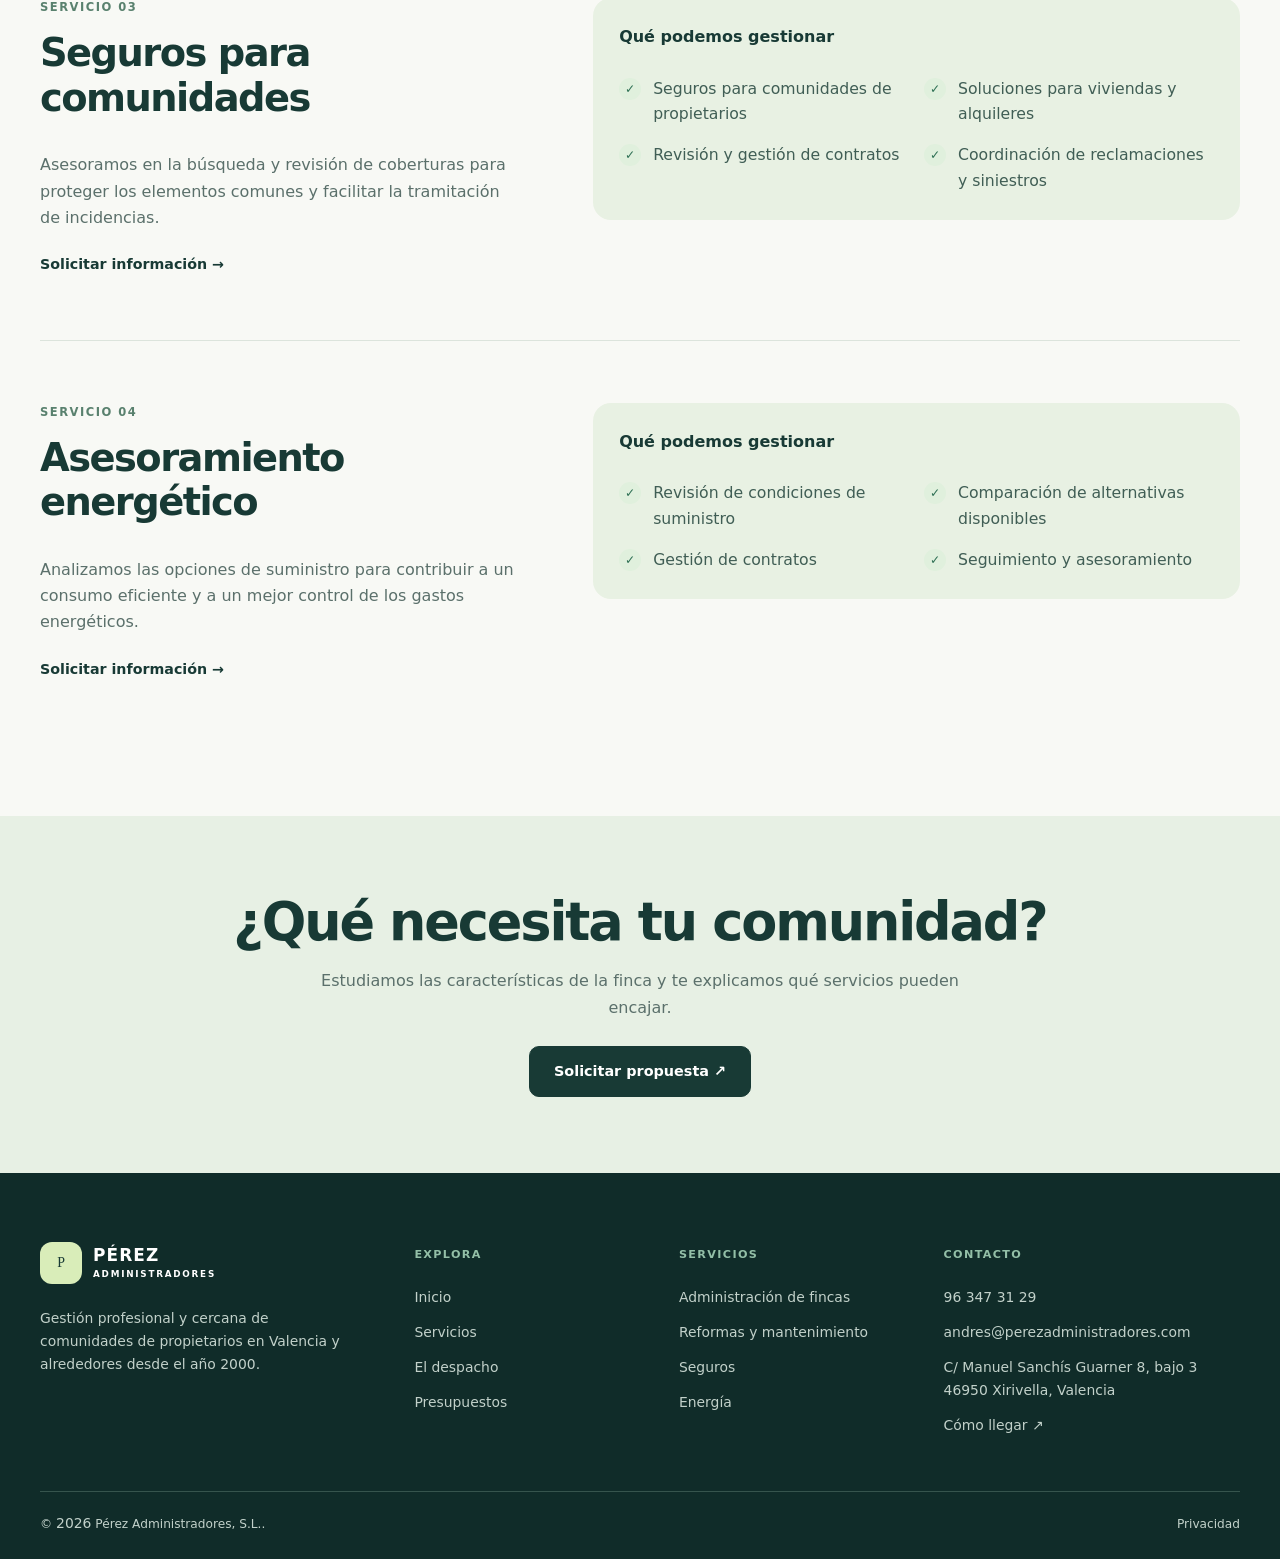
<file: servicios.html>
<!doctype html><html lang="es"><head><meta charset="utf-8"><meta name="viewport" content="width=device-width,initial-scale=1"><meta name="theme-color" content="#173a36"><meta name="description" content="Gestión contable, juntas, incidencias, reformas, seguros y energía para comunidades de propietarios en Valencia."><meta property="og:type" content="website"><meta property="og:title" content="Servicios de Administración de Fincas y Reformas | Pérez Administradores"><meta property="og:description" content="Gestión contable, juntas, incidencias, reformas, seguros y energía para comunidades de propietarios en Valencia."><meta property="og:locale" content="es_ES"><meta property="og:url" content="https://www.perezadministradores.com/servicios.html"><link rel="canonical" href="https://www.perezadministradores.com/servicios.html"><link rel="icon" href="assets/favicon.svg" type="image/svg+xml"><link rel="stylesheet" href="assets/style.css"><script src="assets/main.js" defer></script><title>Servicios de Administración de Fincas y Reformas | Pérez Administradores</title></head><body><a class="skip-link" href="#contenido">Saltar al contenido</a><div class="topbar"><div class="container topbar-inner"><span>Administradores de fincas colegiados en Valencia desde 2000</span><a href="tel:+34963473129">¿Hablamos? 96 347 31 29 ↗</a></div></div><header class="nav-shell"><div class="container nav-inner"><a class="brand" href="index.html" aria-label="Pérez Administradores, inicio"><span class="brand-mark" aria-hidden="true">P</span><span class="brand-name"><strong>PÉREZ</strong><small>ADMINISTRADORES</small></span></a><button class="nav-toggle" aria-label="Abrir menú" aria-controls="main-navigation" aria-expanded="false"><span></span><span></span><span></span></button><nav class="nav-links" id="main-navigation" aria-label="Navegación principal"><a href="index.html">Inicio</a><a href="servicios.html" aria-current="page">Servicios</a><a href="nosotros.html">Nosotros</a><a href="presupuesto.html">Presupuesto</a><a href="contacto.html">Contacto</a><a class="btn small nav-cta" href="presupuesto.html">Pedir presupuesto ↗</a></nav></div></header><main id="contenido"><section class="page-hero"><div class="container"><div class="breadcrumb"><a href="index.html">Inicio</a> / Servicios</div><span class="eyebrow">Qué hacemos</span><h1>Soluciones para que tu comunidad <span class="display-serif">funcione mejor.</span></h1><p>Administración integral, mantenimiento y servicios complementarios coordinados desde un único despacho.</p></div></section><section class="section-sm"><div class="container"><article class="detail-grid anchor" id="administracion"><div><div class="kicker">Servicio 01</div><h2>Administración de fincas</h2><p>Nos encargamos de la gestión económica, documental y operativa de las comunidades de propietarios, con atención continua a sus necesidades.</p><a class="text-link" href="presupuesto.html?plan=consultar">Solicitar información →</a></div><div><div class="note-card"><strong>Qué podemos gestionar</strong><ul class="feature-list"><li>Contabilidad, presupuestos y liquidaciones</li><li>Convocatoria de juntas y redacción de actas</li><li>Control de cobros y reclamación de impagados</li><li>Negociación de contratos con proveedores</li><li>Atención a incidencias y siniestros</li><li>Despacho online y app para propietarios</li></ul></div></div></article><article class="detail-grid anchor" id="reformas"><div><div class="kicker">Servicio 02</div><h2>Reformas y mantenimiento</h2><p>Coordinamos las actuaciones necesarias para mantener las instalaciones de la finca en buen estado y planificar sus mejoras.</p><a class="text-link" href="presupuesto.html?plan=consultar">Solicitar información →</a></div><div><div class="note-card"><strong>Qué podemos gestionar</strong><ul class="feature-list"><li>Rehabilitación de fachadas y cubiertas</li><li>Obras de accesibilidad</li><li>Fontanería y electricidad</li><li>Aislamiento térmico y acústico</li><li>Coordinación de proveedores y obras</li><li>Gestión de ayudas y subvenciones, cuando proceda</li></ul></div></div></article><article class="detail-grid anchor" id="seguros"><div><div class="kicker">Servicio 03</div><h2>Seguros para comunidades</h2><p>Asesoramos en la búsqueda y revisión de coberturas para proteger los elementos comunes y facilitar la tramitación de incidencias.</p><a class="text-link" href="presupuesto.html?plan=consultar">Solicitar información →</a></div><div><div class="note-card"><strong>Qué podemos gestionar</strong><ul class="feature-list"><li>Seguros para comunidades de propietarios</li><li>Soluciones para viviendas y alquileres</li><li>Revisión y gestión de contratos</li><li>Coordinación de reclamaciones y siniestros</li></ul></div></div></article><article class="detail-grid anchor" id="energia"><div><div class="kicker">Servicio 04</div><h2>Asesoramiento energético</h2><p>Analizamos las opciones de suministro para contribuir a un consumo eficiente y a un mejor control de los gastos energéticos.</p><a class="text-link" href="presupuesto.html?plan=consultar">Solicitar información →</a></div><div><div class="note-card"><strong>Qué podemos gestionar</strong><ul class="feature-list"><li>Revisión de condiciones de suministro</li><li>Comparación de alternativas disponibles</li><li>Gestión de contratos</li><li>Seguimiento y asesoramiento</li></ul></div></div></article></div></section><section class="bottom-cta"><div class="container"><h2>¿Qué necesita tu comunidad?</h2><p>Estudiamos las características de la finca y te explicamos qué servicios pueden encajar.</p><a class="btn" href="presupuesto.html">Solicitar propuesta ↗</a></div></section></main><footer class="footer"><div class="container"><div class="footer-grid"><div><a class="brand" href="index.html" aria-label="Pérez Administradores, inicio"><span class="brand-mark" aria-hidden="true">P</span><span class="brand-name"><strong>PÉREZ</strong><small>ADMINISTRADORES</small></span></a><p>Gestión profesional y cercana de comunidades de propietarios en Valencia y alrededores desde el año 2000.</p></div><div><h4>Explora</h4><div class="footer-links"><a href="index.html">Inicio</a><a href="servicios.html">Servicios</a><a href="nosotros.html">El despacho</a><a href="presupuesto.html">Presupuestos</a></div></div><div><h4>Servicios</h4><div class="footer-links"><a href="servicios.html#administracion">Administración de fincas</a><a href="servicios.html#reformas">Reformas y mantenimiento</a><a href="servicios.html#seguros">Seguros</a><a href="servicios.html#energia">Energía</a></div></div><div><h4>Contacto</h4><div class="footer-links"><a href="tel:+34963473129">96 347 31 29</a><a href="mailto:andres@perezadministradores.com">andres@perezadministradores.com</a><span>C/ Manuel Sanchís Guarner 8, bajo 3<br>46950 Xirivella, Valencia</span><a href="contacto.html">Cómo llegar ↗</a></div></div></div><div class="footer-bottom"><p>© <span id="year">2026</span> Pérez Administradores, S.L..</p><div style="display:flex;gap:18px;flex-wrap:wrap"><a href="privacidad.html">Privacidad</a></div></div></div></footer></body></html>
</file>
<file: assets/style.css>
/* PÉREZ ADMINISTRADORES — web estática editable */
:root{--ink:#183a35;--ink-2:#24504a;--muted:#5b706b;--bg:#f8f9f5;--paper:#fff;--soft:#edf3e9;--accent:#d9edb9;--line:#dce4dc;--shadow:0 24px 70px rgba(15,57,45,.09);--radius:22px;--wide:1200px}
*{box-sizing:border-box}html{scroll-behavior:smooth}body{margin:0;color:var(--ink);background:var(--bg);font:16px/1.65 Inter,ui-sans-serif,system-ui,-apple-system,BlinkMacSystemFont,"Segoe UI",sans-serif;-webkit-font-smoothing:antialiased}a{color:inherit;text-decoration:none}button,input,textarea,select{font:inherit}button{cursor:pointer}img,svg{max-width:100%}h1,h2,h3,h4,p{margin-top:0}h1,h2,h3{line-height:1.16;letter-spacing:-.04em}h1{font-size:clamp(3.1rem,6vw,6.1rem);font-weight:600}h2{font-size:clamp(2.25rem,4.1vw,3.8rem);font-weight:600}h3{font-size:1.45rem;font-weight:620}p{color:var(--muted)}.container{width:min(calc(100% - 48px),var(--wide));margin-inline:auto}.section{padding:108px 0}.section-sm{padding:72px 0}.eyebrow{display:inline-flex;align-items:center;gap:11px;color:#4b7464;font-size:.74rem;font-weight:800;letter-spacing:.13em;text-transform:uppercase;margin-bottom:21px}.eyebrow:before{content:'';width:29px;height:2px;background:#78a788}.display-serif{font-family:Georgia,'Times New Roman',serif;font-weight:400;font-style:italic}.section-heading{max-width:740px;margin-bottom:48px}.section-heading p{font-size:1.1rem;max-width:625px;margin:17px 0 0}.section-heading.center{text-align:center;margin-inline:auto}.section-heading.center p{margin-inline:auto}.skip-link{position:absolute;top:-100px;left:16px;z-index:500;background:#fff;padding:10px 18px}.skip-link:focus{top:16px}.topbar{background:var(--ink);color:#fff;font-size:.78rem}.topbar-inner{min-height:38px;display:flex;align-items:center;justify-content:space-between;gap:20px}.topbar a{color:#e9f5dc}.topbar a:hover{text-decoration:underline}.nav-shell{background:rgba(248,249,245,.97);backdrop-filter:blur(14px);border-bottom:1px solid rgba(30,60,50,.08);position:sticky;top:0;z-index:90}.nav-inner{height:86px;display:flex;align-items:center;gap:26px}.brand{display:inline-flex;gap:11px;align-items:center;flex-shrink:0}.brand-mark{width:42px;height:42px;background:var(--ink);color:#e7f4d0;border-radius:12px;display:grid;place-items:center;font-family:Georgia,serif;font-size:27px;line-height:1}.brand-name{display:flex;flex-direction:column;color:var(--ink);line-height:1.12;letter-spacing:.08em}.brand-name strong{font-size:1.06rem;font-weight:790}.brand-name small{font-size:.55rem;font-weight:850;letter-spacing:.2em;margin-top:5px}.nav-links{display:flex;align-items:center;gap:26px;margin-left:auto}.nav-links a{font-size:.88rem;font-weight:650;white-space:nowrap}.nav-links a:hover,.nav-links a[aria-current="page"]{color:#3c8a69}.nav-cta{margin-left:4px}.btn{min-height:51px;display:inline-flex;align-items:center;justify-content:center;gap:11px;padding:12px 24px;background:var(--ink);border:1px solid var(--ink);border-radius:10px;color:#fff!important;font-weight:720;font-size:.9rem;line-height:1.2;text-align:center;transition:transform .18s,background .18s,box-shadow .18s}.btn:hover{transform:translateY(-2px);background:#285e50;box-shadow:0 12px 28px rgba(20,64,55,.18)}.btn-light{background:var(--accent);border-color:var(--accent);color:var(--ink)!important}.btn-light:hover{background:#e7f5ca}.btn-outline{background:transparent;border-color:#a8b9ae;color:var(--ink)!important}.btn-outline:hover{background:#edf4e8}.btn-white{background:white;border-color:white;color:var(--ink)!important}.btn.small{min-height:44px;padding:10px 17px;font-size:.83rem}.nav-toggle{display:none;margin-left:auto;width:44px;height:44px;border:1px solid var(--line);border-radius:10px;background:#fff;align-items:center;justify-content:center;flex-direction:column;gap:5px}.nav-toggle span{width:19px;height:2px;background:var(--ink);display:block}.hero{position:relative;overflow:hidden;padding:54px 0 78px}.hero-layout{display:grid;grid-template-columns:1fr .96fr;gap:45px;align-items:center}.hero-copy{padding:30px 0 35px}.hero h1{max-width:690px;margin-bottom:27px}.hero h1 em{color:#65937c}.hero-lead{font-size:1.15rem;max-width:510px;line-height:1.8;margin-bottom:32px}.actions{display:flex;align-items:center;gap:12px;flex-wrap:wrap}.hero-note{display:flex;gap:20px;align-items:center;flex-wrap:wrap;color:#52665d;font-size:.79rem;margin-top:35px;font-weight:650}.hero-note span{display:inline-flex;align-items:center;gap:8px}.check-icon{display:inline-grid;place-items:center;width:19px;height:19px;background:#e4f0d7;border-radius:50%;color:#326949;font-size:12px;font-weight:800}.visual{min-height:600px;position:relative;border-radius:30px;background:#dce8dc;overflow:hidden;isolation:isolate}.visual>img{width:100%;height:100%;object-fit:cover;display:block;position:absolute;inset:0}.visual:after{content:'';position:absolute;inset:0;background:linear-gradient(0deg,rgba(20,60,45,.23),transparent 32%);pointer-events:none}.floating-card{position:absolute;z-index:2;background:rgba(255,255,255,.96);box-shadow:var(--shadow);border:1px solid #fff;border-radius:16px;padding:19px 22px;display:flex;align-items:center;gap:15px}.floating-card.top{top:25px;right:23px}.floating-card.bottom{left:25px;bottom:27px}.floating-icon{width:45px;height:45px;background:#e7f2e2;border-radius:12px;display:grid;place-items:center;font-size:23px}.floating-card strong{display:block;font-size:1rem;letter-spacing:-.02em}.floating-card small{display:block;color:var(--muted);font-size:.74rem;margin-top:1px}.stats-band{background:#eaf0e8;border-block:1px solid #dce6dc}.stats-grid{display:grid;grid-template-columns:repeat(4,1fr);gap:25px}.stat{padding:28px 5px 27px;display:flex;flex-direction:column;gap:5px}.stat strong{font-size:2rem;line-height:1.1;letter-spacing:-.05em;color:var(--ink)}.stat span{color:#59736a;font-size:.82rem;font-weight:650}.grid-2{display:grid;grid-template-columns:repeat(2,minmax(0,1fr));gap:24px}.grid-3{display:grid;grid-template-columns:repeat(3,minmax(0,1fr));gap:22px}.grid-4{display:grid;grid-template-columns:repeat(4,minmax(0,1fr));gap:18px}.service-card{background:#fff;padding:32px;border:1px solid #e7eee6;border-radius:var(--radius);min-height:305px;display:flex;flex-direction:column;transition:transform .2s,box-shadow .2s}.service-card:hover{transform:translateY(-5px);box-shadow:var(--shadow)}.service-icon{height:57px;width:57px;display:grid;place-items:center;border-radius:15px;background:#e7f1df;color:var(--ink);margin-bottom:27px}.service-icon svg{width:27px;height:27px;stroke:currentColor;fill:none;stroke-width:1.8;stroke-linecap:round;stroke-linejoin:round}.service-card h3{font-size:1.42rem;margin-bottom:11px}.service-card p{font-size:.91rem;line-height:1.8;margin-bottom:26px}.text-link{display:inline-flex;align-items:center;gap:9px;color:var(--ink);font-weight:760;font-size:.89rem;margin-top:auto}.text-link:hover{text-decoration:underline;text-underline-offset:4px}.soft-section{background:#f0f4ee}.split{display:grid;grid-template-columns:1fr 1fr;gap:90px;align-items:center}.info-panel{background:var(--ink);color:#fff;border-radius:26px;padding:52px 48px;position:relative;overflow:hidden}.info-panel:after{content:'';position:absolute;border:1px solid rgba(255,255,255,.16);width:350px;height:350px;border-radius:50%;right:-140px;bottom:-170px}.info-panel h3{font-size:2rem;max-width:375px;margin:18px 0 34px}.info-panel p{color:#bfd1c7}.info-points{display:grid;gap:24px}.info-point{display:flex;gap:18px}.info-point .number{font-weight:800;color:#b5d99c;font-size:1.1rem;flex-shrink:0}.info-point h4{margin:0 0 3px;font-size:1.06rem}.info-point p{margin:0;line-height:1.65;font-size:.88rem}.feature-list{padding:0;list-style:none;margin:25px 0 0;display:grid;gap:14px}.feature-list li{display:flex;align-items:flex-start;gap:12px;font-size:.98rem;color:#405e55}.feature-list li:before{content:'✓';color:#2e7054;background:#e0f0dd;width:22px;height:22px;border-radius:50%;flex-shrink:0;text-align:center;line-height:22px;font-weight:900;font-size:.76rem;margin-top:2px}.banner{background:var(--ink);color:white;padding:60px 0}.banner-inner{display:flex;align-items:center;justify-content:space-between;gap:38px}.banner h2{font-size:clamp(2rem,3.4vw,3.2rem);max-width:690px;margin-bottom:14px}.banner p{color:#c5d8c9;margin:0;font-size:1.02rem}.banner .btn{flex-shrink:0}.faq{display:grid;grid-template-columns:.8fr 1.2fr;gap:80px;align-items:start}.faq-items{display:grid;border-top:1px solid #d6e3d7}.faq-item{border-bottom:1px solid #d6e3d7;padding:20px 0}.faq-item summary{list-style:none;cursor:pointer;font-weight:740;padding-right:30px;position:relative}.faq-item summary::-webkit-details-marker{display:none}.faq-item summary:after{content:'+';font-size:1.45rem;position:absolute;right:0;top:-4px;font-weight:400}.faq-item[open] summary:after{content:'−'}.faq-item p{margin:13px 25px 0 0;font-size:.92rem}.footer{background:#102c29;color:white;padding:69px 0 24px}.footer .brand-name,.footer .brand-mark{color:white}.footer .brand-mark{background:#d9edb9;color:var(--ink)}.footer-grid{display:grid;grid-template-columns:1.5fr 1fr 1fr 1.35fr;gap:45px}.footer p,.footer a,.footer span{color:#c2d1ca;font-size:.87rem}.footer p{max-width:315px;margin:23px 0 0}.footer h4{text-transform:uppercase;letter-spacing:.12em;font-size:.7rem;color:#93bfa7;margin:4px 0 22px}.footer-links{display:grid;gap:12px}.footer a:hover{color:#fff;text-decoration:underline}.footer-bottom{border-top:1px solid #36544d;margin-top:54px;padding-top:20px;display:flex;align-items:center;justify-content:space-between;gap:15px;flex-wrap:wrap}.footer-bottom p{margin:0;font-size:.76rem}.footer-bottom a{font-size:.76rem}.page-hero{padding:95px 0 82px;background:linear-gradient(135deg,#e7efe6,#f8f9f5 73%);border-bottom:1px solid var(--line)}.page-hero h1{max-width:940px;font-size:clamp(2.9rem,5.3vw,5.4rem);margin-bottom:23px}.page-hero p{max-width:670px;font-size:1.12rem;margin-bottom:0}.breadcrumb{font-size:.75rem;text-transform:uppercase;letter-spacing:.12em;color:#667f70;margin-bottom:35px;font-weight:700}.breadcrumb a:hover{text-decoration:underline}.detail-grid{display:grid;grid-template-columns:.85fr 1.15fr;gap:75px;padding:62px 0;border-bottom:1px solid var(--line)}.detail-grid:last-of-type{border-bottom:0}.detail-grid h2{font-size:clamp(2rem,3vw,2.8rem)}.detail-grid p{margin-bottom:20px}.detail-grid .feature-list{grid-template-columns:1fr 1fr;gap:15px}.kicker{font-size:.72rem;font-weight:800;color:#59816e;letter-spacing:.13em;text-transform:uppercase;margin-bottom:14px}.person{border:1px solid #e6ece5;background:#fff;border-radius:var(--radius);padding:34px}.avatar{width:76px;height:76px;border-radius:20px;background:linear-gradient(135deg,#c8dfc0,#eaf0dd);display:grid;place-items:center;font-size:1.55rem;font-weight:750;margin-bottom:23px}.person h3{margin-bottom:4px}.person .role{font-size:.85rem;font-weight:650;color:#58826e;margin-bottom:18px}.person p:last-child{margin-bottom:0}.note-card{background:#e8f1e3;border-radius:18px;padding:26px}.note-card p{margin:0}.form-shell{background:#fff;border:1px solid #e3eae1;border-radius:24px;box-shadow:var(--shadow);padding:34px}.form-grid{display:grid;grid-template-columns:1fr 1fr;gap:18px}.field{display:flex;flex-direction:column;gap:8px}.field.full{grid-column:1/-1}.field label{font-size:.82rem;color:var(--ink);font-weight:740}.field input,.field textarea,.field select{width:100%;border:1px solid #ccd8ce;border-radius:10px;padding:13px 15px;min-height:51px;background:#fbfcf9;color:#1c403a;outline:0}.field textarea{min-height:135px;resize:vertical}.field input:focus,.field textarea:focus,.field select:focus{border-color:#4d9b78;box-shadow:0 0 0 3px #e0efdd}.check-row{display:flex;align-items:flex-start;gap:10px;margin:20px 0}.check-row input{width:18px;height:18px;accent-color:var(--ink);margin-top:4px;flex-shrink:0}.check-row label,.form-hint{font-size:.77rem;color:#66796e}.check-row a{text-decoration:underline;text-underline-offset:2px}.form-feedback{margin:15px 0 0;font-size:.85rem}.form-feedback:empty{display:none}.contact-grid{display:grid;grid-template-columns:.8fr 1.2fr;gap:55px;align-items:start}.contact-item{display:flex;gap:17px;padding:21px 0;border-bottom:1px solid var(--line)}.contact-item strong{display:block;font-size:1rem;margin-bottom:1px}.contact-item p{margin:0}.contact-item a{text-decoration:underline;text-underline-offset:3px}.contact-bullet{height:43px;width:43px;display:grid;place-items:center;background:#e4eee1;border-radius:12px;flex-shrink:0;font-size:22px}.plans{display:grid;grid-template-columns:repeat(3,1fr);gap:20px}.plan{background:white;border:1px solid #dfe8db;border-radius:22px;padding:30px;display:flex;flex-direction:column}.plan.featured{background:var(--ink);color:white;border-color:var(--ink);transform:translateY(-8px)}.plan.featured p,.plan.featured li{color:#c3d7c8}.plan h3{font-size:1.6rem;margin:3px 0 12px}.plan p{font-size:.88rem;margin-bottom:16px}.plan ul{padding:0;list-style:none;display:grid;gap:12px;margin:7px 0 28px}.plan li{font-size:.87rem;color:#4e6d60;padding-left:22px;position:relative}.plan li:before{content:'✓';position:absolute;left:0;color:#60a878;font-weight:900}.plan.featured li:before{color:#b6e28f}.plan .btn{margin-top:auto}.plan .mini{font-size:.7rem;font-weight:800;letter-spacing:.12em;text-transform:uppercase;color:#639178}.plan.featured .mini{color:#c0e7a7}.legal{max-width:780px}.legal h2{font-size:1.8rem;margin-top:35px}.legal p,.legal li{color:#536f60}.legal li{margin-bottom:10px}.legal .warning{background:#fff6df;border:1px solid #eed8a1;padding:20px;border-radius:12px;color:#705c25}.bottom-cta{background:#e7f0e4;padding:76px 0;text-align:center}.bottom-cta h2{margin-bottom:15px}.bottom-cta p{max-width:650px;margin:0 auto 25px}.muted-small{font-size:.77rem!important}.spacer-24{height:24px}.highlight{color:#6a9478}.chip{display:inline-flex;padding:6px 12px;border-radius:25px;background:#e3eedc;color:#3e7052;font-size:.73rem;font-weight:800;letter-spacing:.06em;text-transform:uppercase;margin-bottom:15px}.anchor{scroll-margin-top:105px}
@media(max-width:1060px){.nav-links{gap:15px}.nav-cta{padding:10px 14px}.hero-layout{gap:22px}.visual{min-height:540px}.split{gap:42px}.footer-grid{gap:24px}}
@media(max-width:850px){.nav-inner{height:73px}.nav-toggle{display:flex}.nav-links{position:absolute;top:100%;left:0;right:0;background:var(--bg);padding:20px 24px 28px;display:none;flex-direction:column;align-items:stretch;gap:0;border-top:1px solid var(--line);box-shadow:0 22px 35px rgba(0,0,0,.08)}.nav-links.open{display:flex}.nav-links>a{padding:12px 3px;border-bottom:1px solid var(--line)}.nav-links .nav-cta{margin:17px 0 0}.hero-layout{grid-template-columns:1fr}.hero{padding:52px 0}.hero-copy{padding:0}.hero h1{max-width:760px}.visual{min-height:520px}.stats-grid{grid-template-columns:repeat(2,1fr)}.split,.faq,.contact-grid{grid-template-columns:1fr;gap:42px}.grid-4{grid-template-columns:repeat(2,1fr)}.footer-grid{grid-template-columns:repeat(2,1fr)}.detail-grid{grid-template-columns:1fr;gap:10px}.plans{grid-template-columns:1fr}.plan.featured{transform:none}.banner-inner{align-items:flex-start;flex-direction:column}}
@media(max-width:560px){.container{width:min(calc(100% - 34px),var(--wide))}.section{padding:73px 0}.section-sm{padding:49px 0}.topbar-inner{justify-content:center}.topbar-inner span{display:none}.hero h1{font-size:clamp(2.9rem,12.5vw,4.1rem)}.hero-lead{font-size:1rem}.actions{align-items:stretch}.actions .btn{width:100%}.visual{min-height:405px}.floating-card{padding:10px 12px;gap:8px;border-radius:11px}.floating-card.top{top:13px;right:12px}.floating-card.bottom{bottom:13px;left:12px}.floating-icon{width:31px;height:31px;font-size:16px}.floating-card strong{font-size:.79rem}.floating-card small{font-size:.61rem}.stats-grid{gap:0}.stat{padding:19px 0}.stat strong{font-size:1.62rem}.stat span{font-size:.71rem}.grid-2,.grid-3,.grid-4{grid-template-columns:1fr}.service-card{min-height:0;padding:26px}.info-panel{padding:33px 25px}.page-hero{padding:62px 0}.page-hero h1{font-size:clamp(2.6rem,11vw,4rem)}.detail-grid .feature-list{grid-template-columns:1fr}.form-shell{padding:22px}.form-grid{grid-template-columns:1fr}.field.full{grid-column:auto}.footer-grid{grid-template-columns:1fr;gap:34px}.footer-bottom{align-items:flex-start}.banner{padding:47px 0}.banner h2{font-size:2.1rem}}
@media(prefers-reduced-motion:reduce){*,*::before,*::after{scroll-behavior:auto!important;transition:none!important}}
</file>
